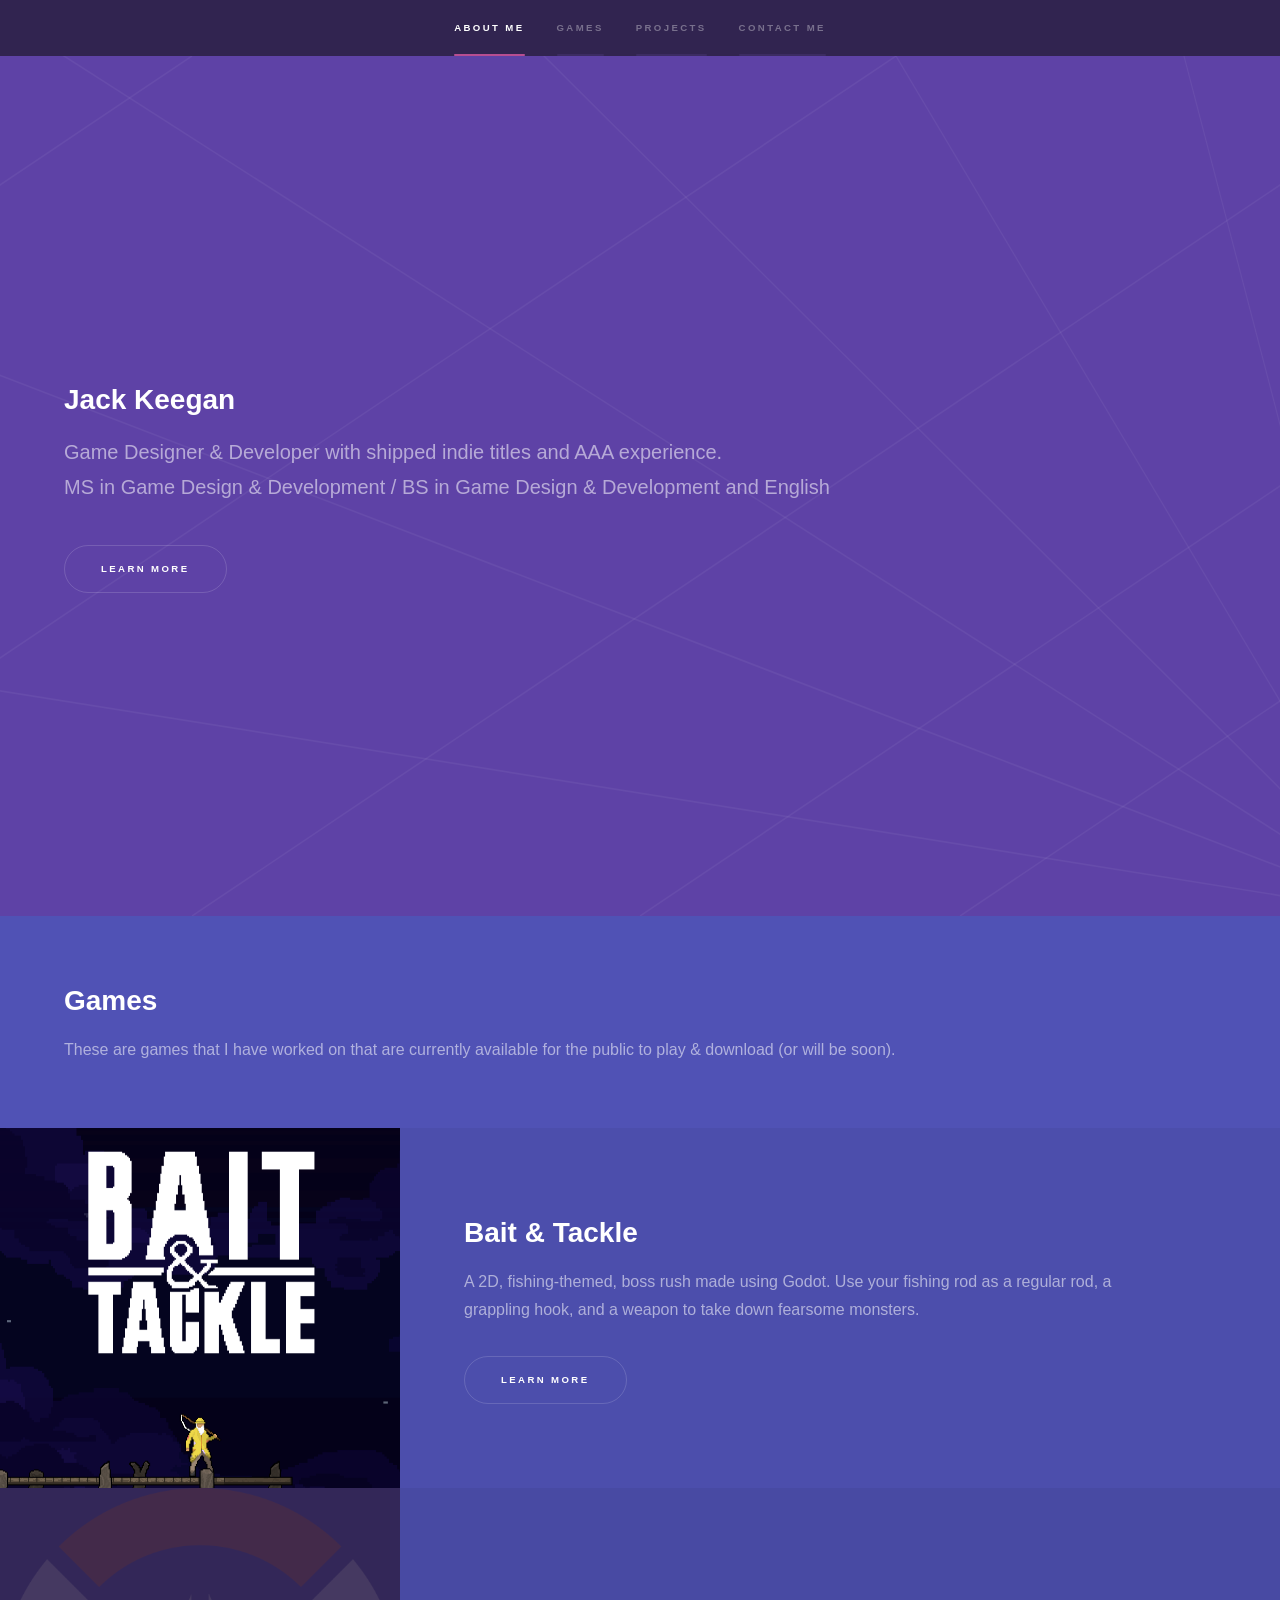
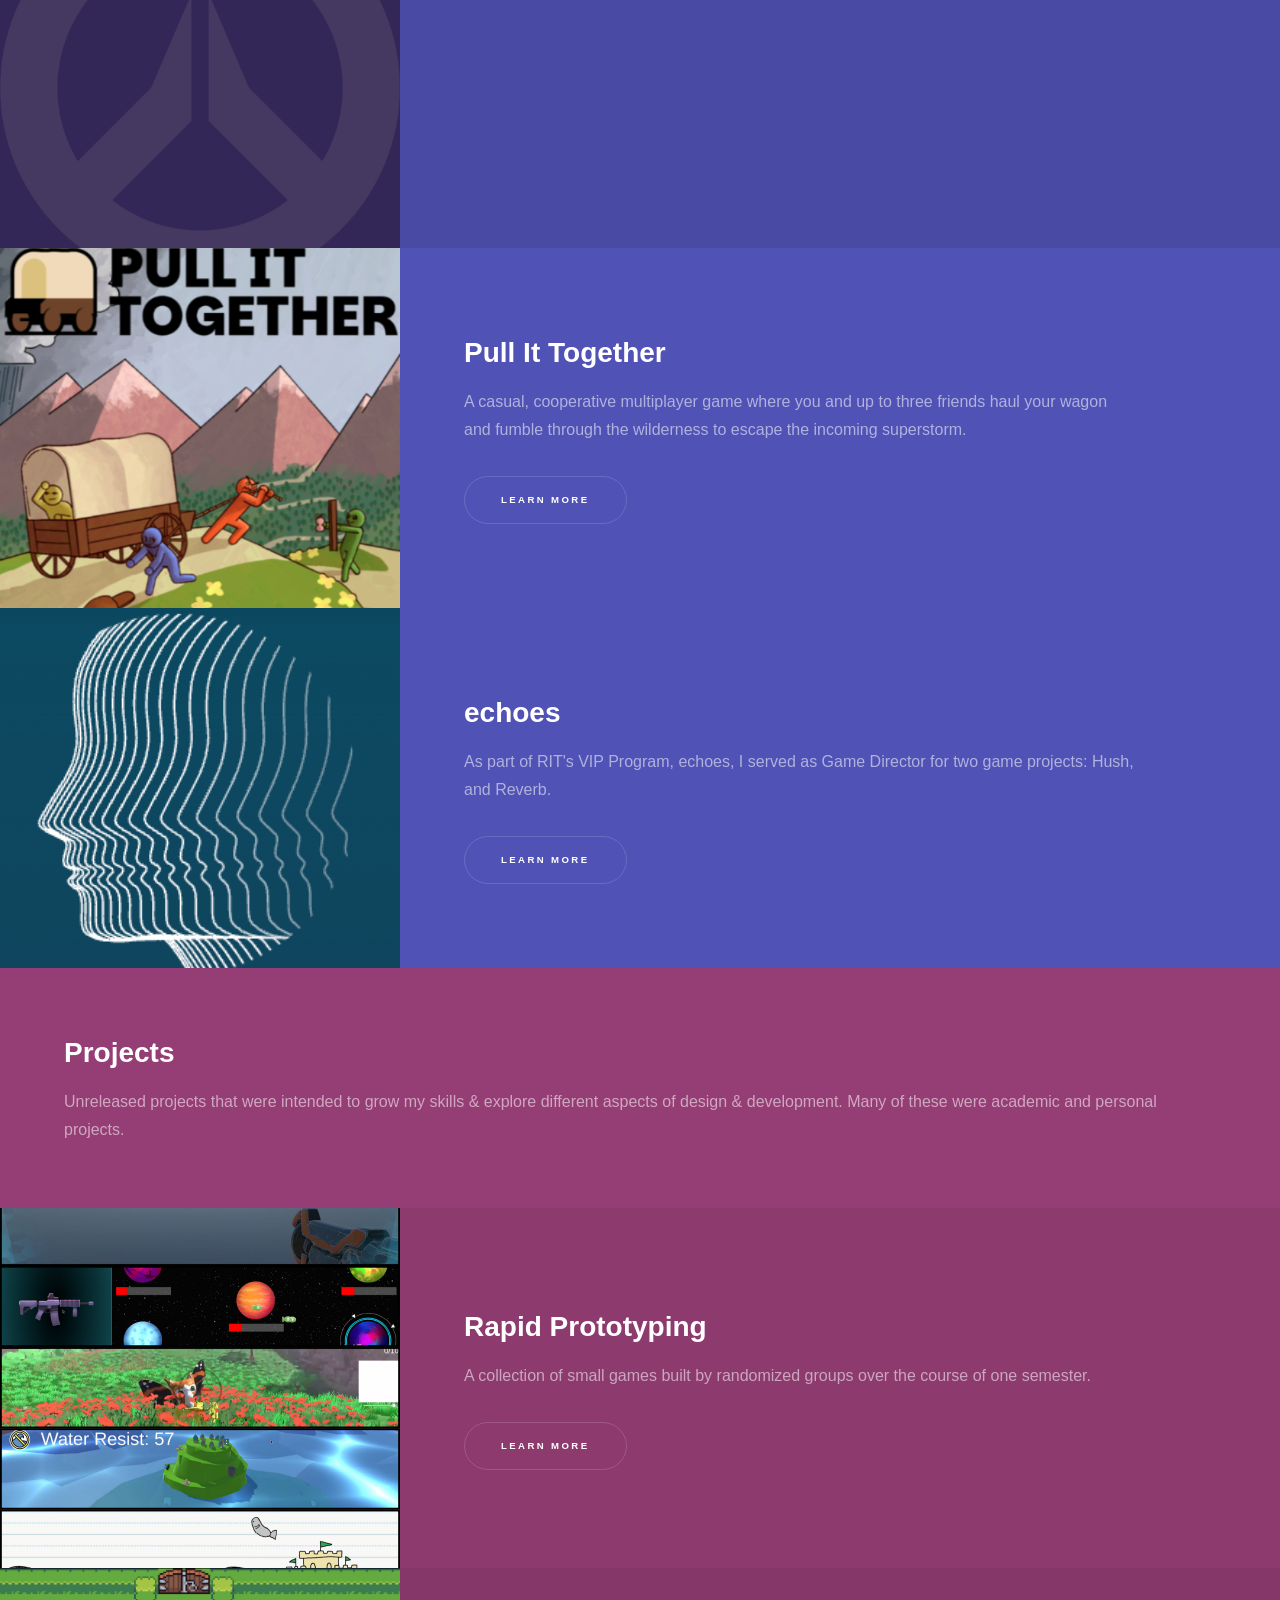
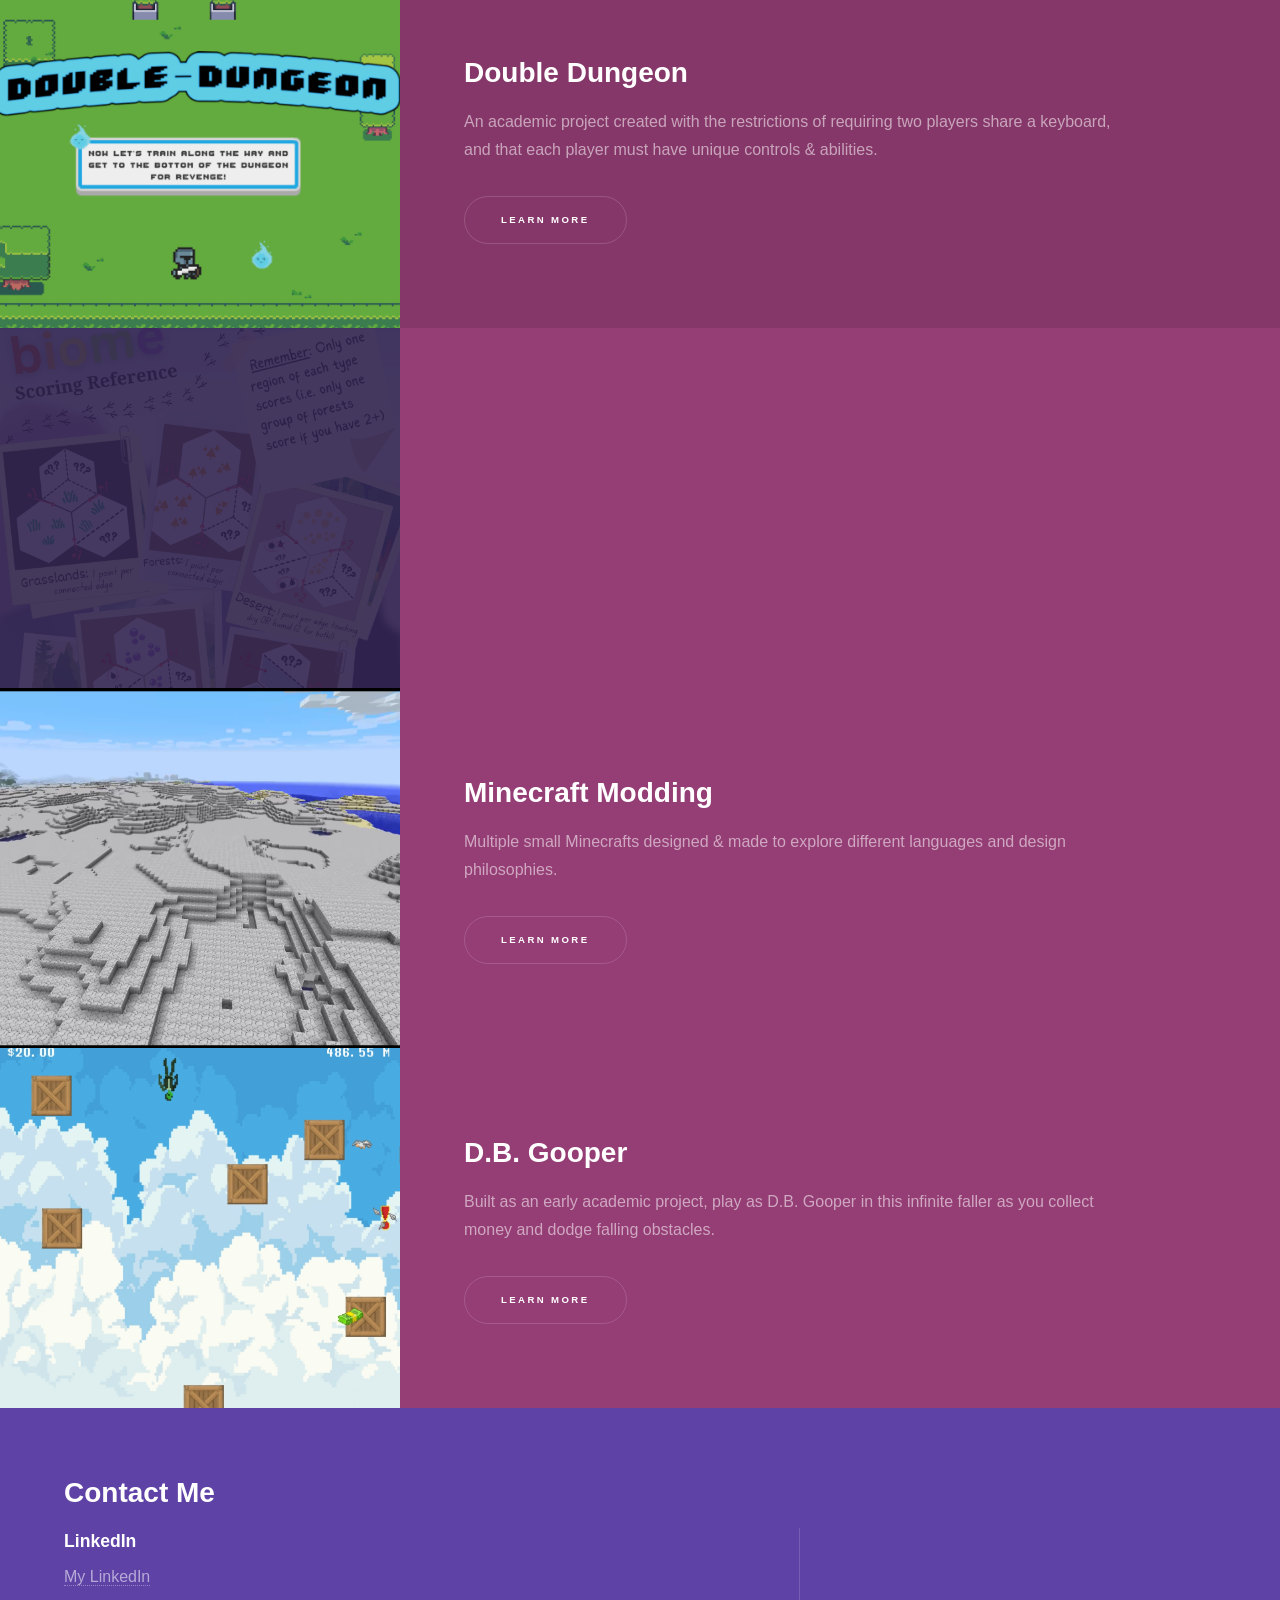
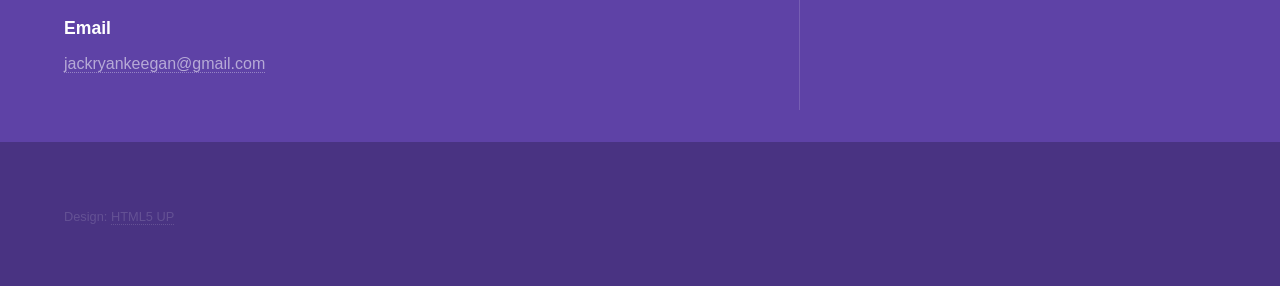
<file: index.html>
<!DOCTYPE HTML>
<!--
	Hyperspace by HTML5 UP
	html5up.net | @ajlkn
	Free for personal and commercial use under the CCA 3.0 license (html5up.net/license)
-->
<html>
	<head>
		<title>Jack Keegan's Portfolio</title>
		<meta charset="utf-8" />
		<meta name="viewport" content="width=device-width, initial-scale=1, user-scalable=no" />
		<link rel="stylesheet" href="assets/css/main.css" />
		<noscript><link rel="stylesheet" href="assets/css/noscript.css" /></noscript>
	</head>
	<body class="is-preload">

		<!-- Sidebar -->
			<section id="sidebar">
				<div class="inner">
					<nav>
						<ul>
							<li><a href="#intro">About Me</a></li>
							<li><a href="#one">Games</a></li>
							<li><a href="#two">Projects</a></li>
							<li><a href="#three">Contact Me</a></li>
						</ul>
					</nav>
				</div>
			</section>

		<!-- Wrapper -->
			<div id="wrapper">

				<!-- Intro -->
					<section id="intro" class="wrapper style1 fullscreen fade-up">
						<div class="inner">
							<h2>Jack Keegan</h2>
							<p>Game Designer & Developer with shipped indie titles and AAA experience.<br />
							MS in Game Design & Development / BS in Game Design & Development and English</p>
							<ul class="actions">
								<li><a href="#one" class="button scrolly">Learn more</a></li>
							</ul>
						</div>
					</section>

				<!-- One -->
					<section id="one" class="wrapper style2 spotlights">
						<div class="inner">
							<h2>Games</h2>
							<p>These are games that I have worked on that are currently available for the public to play & download (or will be soon).</p>
						</div>
							<section>
								<a href="bait&tacklepage.html" class="image"><img src="images/b&tLogo.png" alt="" data-position="center center" /></a>
								<div class="content">
									<div class="inner">
										<h2>Bait & Tackle</h2>
										<p>A 2D, fishing-themed, boss rush made using Godot. Use your fishing rod as a regular rod, a grappling hook, and a weapon to take down fearsome monsters.</p>
										<ul class="actions">
											<li><a href="bait&tacklepage.html" class="button">Learn more</a></li>
										</ul>
									</div>
								</div>
							</section>
							<section>
								<a href="overwatchinternshippage.html" class="image"><img src="images/Overwatch_Primary_DKBKGD.png" alt="" data-position="top center" /></a>
								<div class="content">
									<div class="inner">
										<h2>Overwatch</h2>
										<p>Overwatch Hero Design Internship Work: Summer 2025.</p>
										<ul class="actions">
											<li><a href="overwatchinternshippage.html" class="button">Learn more</a></li>
										</ul>
									</div>
								</div>
							</section>
							<section>
								<a href="pullittogetherpage.html" class="image"><img src="images/pit.png" alt="" data-position="25% 25%" /></a>
								<div class="content">
									<div class="inner">
										<h2>Pull It Together</h2>
										<p>
											A casual, cooperative multiplayer game where you and up to three friends haul your wagon and fumble through the wilderness to escape
											the incoming superstorm.
										</p>
										<ul class="actions">
											<li><a href="pullittogetherpage.html" class="button">Learn more</a></li>
										</ul>
									</div>
								</div>
							</section>
							<section>
								<a href="echoespage.html" class="image"><img src="images/ripple_face.png" alt="" data-position="25% 25%" /></a>
								<div class="content">
									<div class="inner">
										<h2>echoes</h2>
										<p>
											As part of RIT's VIP Program, echoes, I served as Game Director for two game projects: Hush, and Reverb.
										</p>
										<ul class="actions">
											<li><a href="echoespage.html" class="button">Learn more</a></li>
										</ul>
									</div>
								</div>
							</section>
					</section>

				<!-- Two -->

				<section id="two" class="wrapper style2 spotlights">
						<div class="inner">
							<h2>Projects</h2>
							<p>Unreleased projects that were intended to grow my skills & explore different aspects of design & development. Many of these were academic and personal projects.</p>
							</div>
							<section>
								<a href="rapidprototypingpage.html" class="image"><img src="images/rapidprototypingpic.png" alt="" data-position="center center" /></a>
								<div class="content">
									<div class="inner">
										<h2>Rapid Prototyping</h2>
										<p>A collection of small games built by randomized groups over the course of one semester.</p>
										<ul class="actions">
											<li><a href="rapidprototypingpage.html" class="button">Learn more</a></li>
										</ul>
									</div>
								</div>
							</section>
							<section>
								<a href="doubledungeonpage.html" class="image"><img src="images/doubledungeontitle.png" alt="" data-position="center center" /></a>
								<div class="content">
									<div class="inner">
										<h2>Double Dungeon</h2>
									<p>An academic project created with the restrictions of requiring two players share a keyboard, and that each player must have unique controls & abilities.</p>
										<ul class="actions">
											<li><a href="doubledungeonpage.html" class="button">Learn more</a></li>
										</ul>
									</div>
								</div>
							</section>
							<section>
								<a href="analoggamespage.html" class="image"><img src="images/biomemain.png" alt="" data-position="center center" /></a>
								<div class="content">
									<div class="inner">
										<h2>Analog Games</h2>
										<p>A collection of three analog games, each of which I served as a gameplay designer on: Biome, Commander(s), and Fat Bass</p>
										<ul class="actions">
											<li><a href="analoggamespage.html" class="button">Learn more</a></li>
										</ul>
									</div>
								</div>
							</section>
							<section>
								<a href="minecraftmoddingpage.html" class="image"><img src="images/modscreenshot.png" alt="" data-position="center center" /></a>
								<div class="content">
									<div class="inner">
										<h2>Minecraft Modding</h2>
										<p>Multiple small Minecrafts designed & made to explore different languages and design philosophies.</p>
										<ul class="actions">
											<li><a href="minecraftmoddingpage.html" class="button">Learn more</a></li>
										</ul>
									</div>
								</div>
							</section>
							<section>
								<a href="dbgooperpage.html" class="image"><img src="images/DBGooperFall.png" alt="" data-position="center center" /></a>
								<div class="content">
									<div class="inner">
										<h2>D.B. Gooper</h2>
										<p>Built as an early academic project, play as D.B. Gooper in this infinite faller as you collect money and dodge falling obstacles.</p>
										<ul class="actions">
											<li><a href="dbgooperpage.html" class="button">Learn more</a></li>
										</ul>
									</div>
								</div>
							</section>
							
					</section>

				<!-- Three -->
					<section id="three" class="wrapper style1 fade-up">
						<div class="inner">
							<h2>Contact Me</h2>
							<div class="split style1">
								
								<section>
									<ul class="contact">
										<li>
											<h3>LinkedIn</h3>
											<a href="https://www.linkedin.com/in/jack-keegan-29707321b/">My LinkedIn</a>
										</li>
										<li>
											<h3>Email</h3>
											<a href="mailto:jackryankeegan@gmail.com">jackryankeegan@gmail.com</a>
										</li>										
									</ul>
								</section>
							</div>
						</div>
					</section>

			</div>

		<!-- Footer -->
			<footer id="footer" class="wrapper style1-alt">
				<div class="inner">
					<ul class="menu">
						<li>Design: <a href="http://html5up.net">HTML5 UP</a></li>
					</ul>
				</div>
			</footer>

		<!-- Scripts -->
			<script src="assets/js/jquery.min.js"></script>
			<script src="assets/js/jquery.scrollex.min.js"></script>
			<script src="assets/js/jquery.scrolly.min.js"></script>
			<script src="assets/js/browser.min.js"></script>
			<script src="assets/js/breakpoints.min.js"></script>
			<script src="assets/js/util.js"></script>
			<script src="assets/js/main.js"></script>

	</body>
</html>
</file>
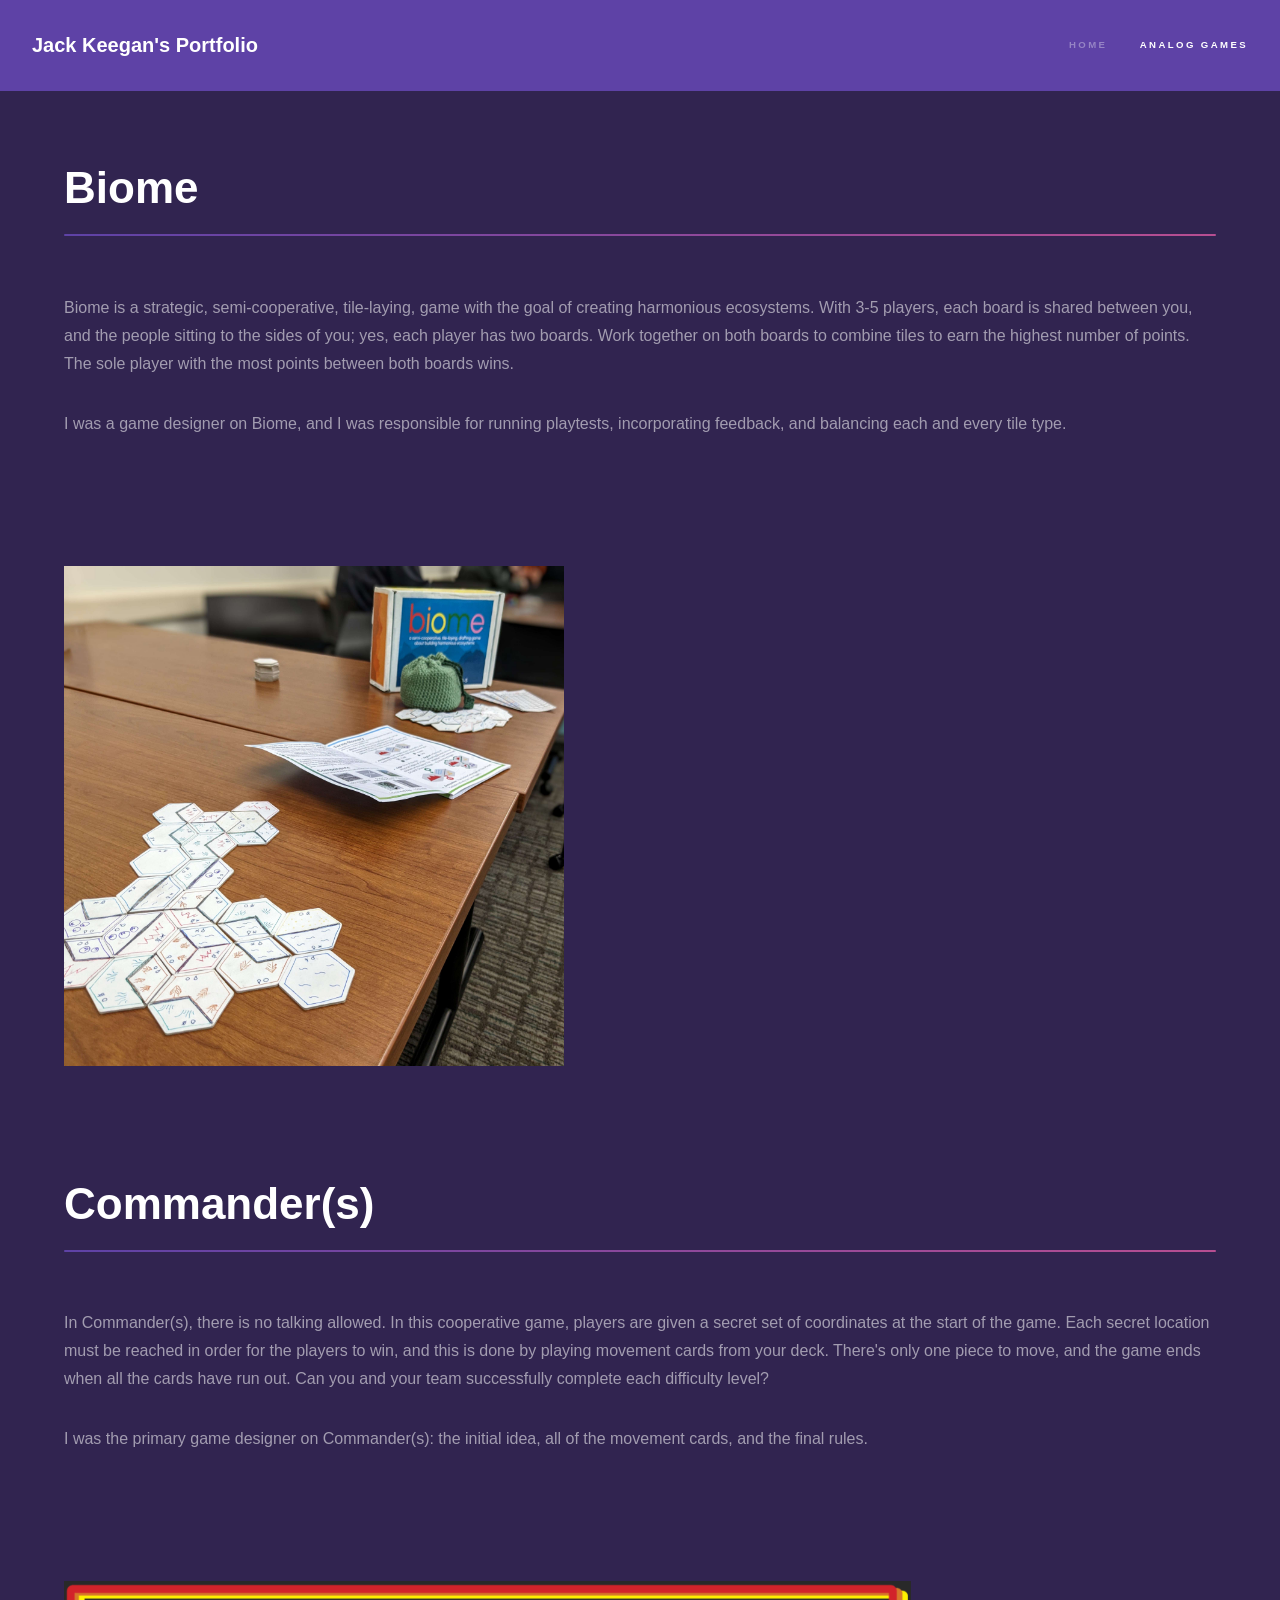
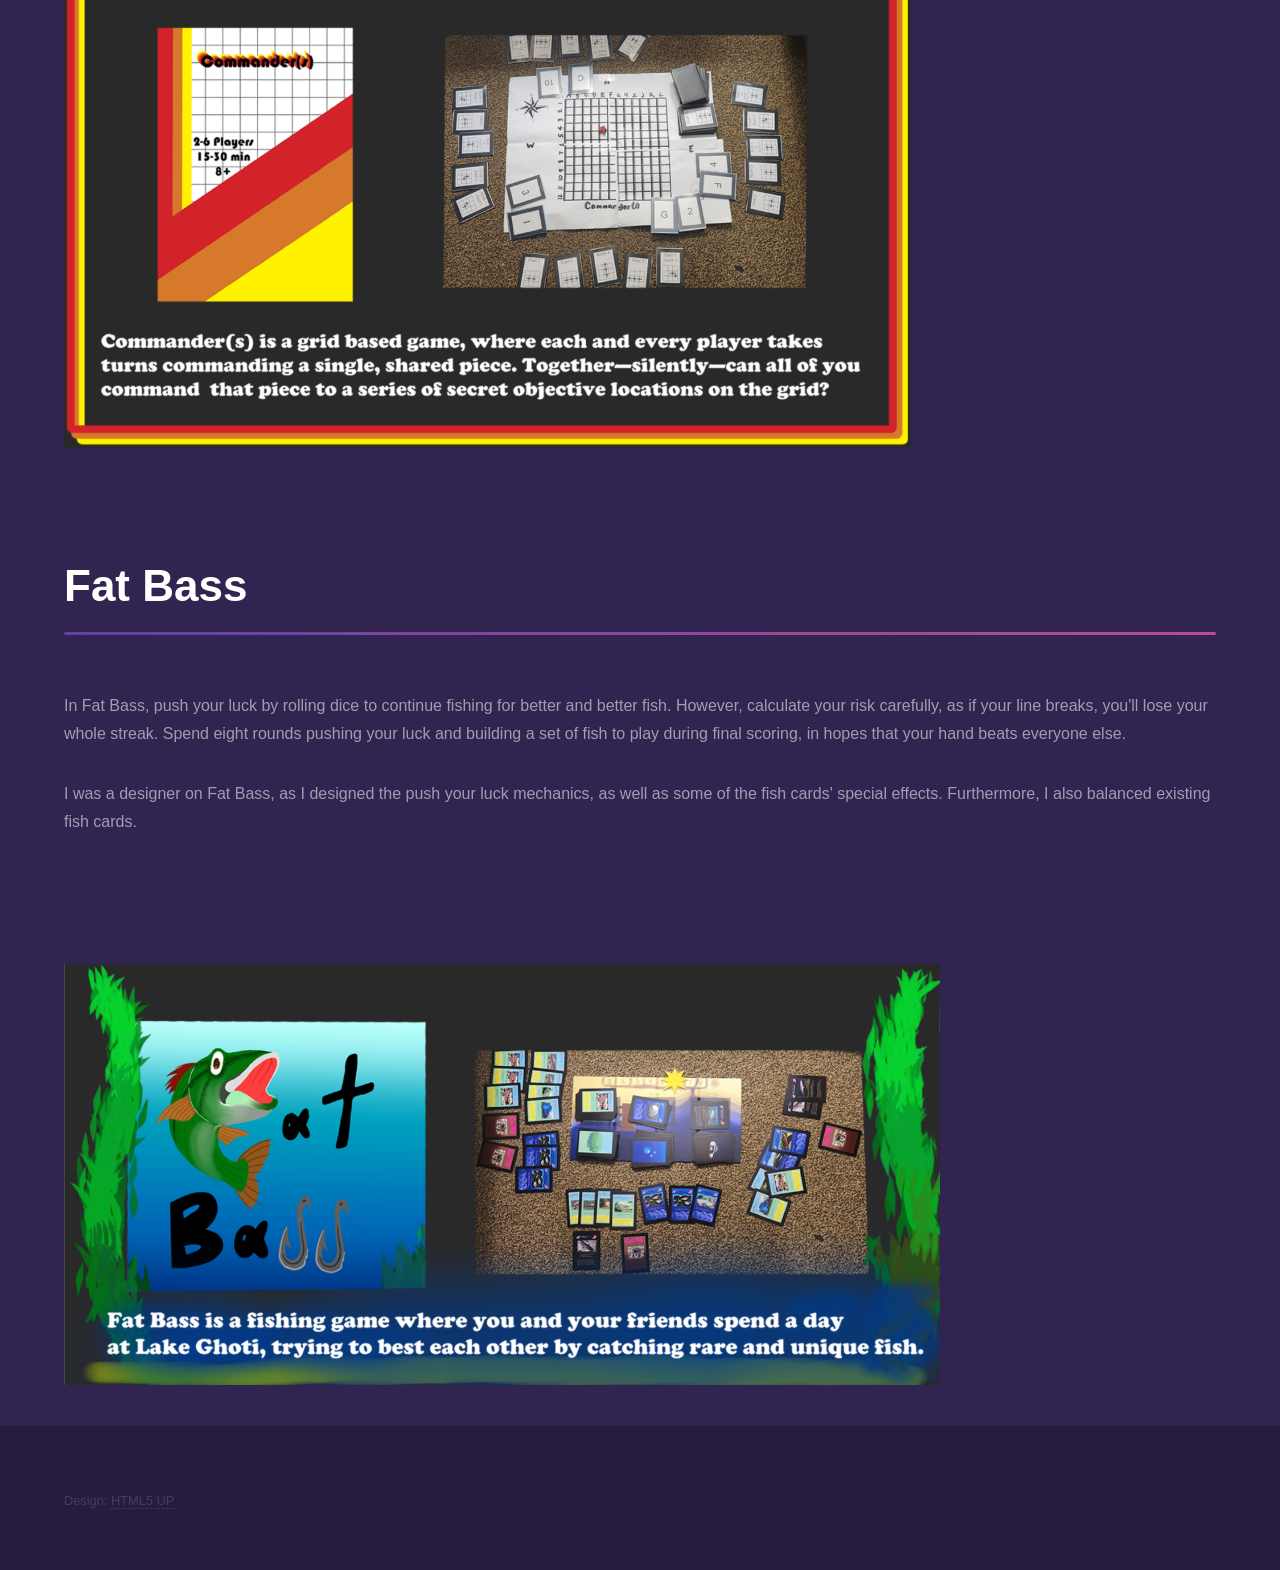
<file: analoggamespage.html>
<!DOCTYPE HTML>
<!--
	Hyperspace by HTML5 UP
	html5up.net | @ajlkn
	Free for personal and commercial use under the CCA 3.0 license (html5up.net/license)
-->
<html>
	<head>
		<title>Analog Games - Jack Keegan's Portfolio</title>
		<meta charset="utf-8" />
		<meta name="viewport" content="width=device-width, initial-scale=1, user-scalable=no" />
		<link rel="stylesheet" href="assets/css/main.css" />
		<noscript><link rel="stylesheet" href="assets/css/noscript.css" /></noscript>
	</head>
	<body class="is-preload">

		<!-- Header -->
			<header id="header">
				<a href="index.html" class="title">Jack Keegan's Portfolio</a>
				<nav>
					<ul>
						<li><a href="index.html">Home</a></li>
						<li><a href="generic.html" class="active">Analog Games</a></li>
					</ul>
				</nav>
			</header>

		<!-- Wrapper -->
			<div id="wrapper">

				<!-- Biome -->
				<section id="main" class="wrapper">
					<div class="inner">
						<h1 class="major">Biome</h1>
						<p>Biome is a strategic, semi-cooperative, tile-laying, game with the goal of creating harmonious ecosystems. With 3-5 players, each board is shared between
							you, and the people sitting to the sides of you; yes, each player has two boards. Work together on both boards to combine tiles to earn the 
							highest number of points. The sole player with the most points between both boards wins. 
						</p>
						<p>I was a game designer on Biome, and I was responsible for running playtests, incorporating feedback, and balancing each and every tile type.
						</p>
					</div>
				</section>
				<section id="main" class="wrapper">
					<div class="inner">
						<span class=""><img src="images/biomeInPlay.jpg" alt="" width="500" height="500"/></span>
					</div>
				</section>

				<!-- Commander(s) -->
				<section id="main" class="wrapper">
					<div class="inner">
						<h1 class="major">Commander(s)</h1>
						<p>In Commander(s), there is no talking allowed. In this cooperative game, players are given a secret set of coordinates at the start of the game.
							Each secret location must be reached in order for the players to win, and this is done by playing movement cards from your deck. There's only one 
							piece to move, and the game ends when all the cards have run out. Can you and your team successfully complete each difficulty level?
						</p>
						<p>I was the primary game designer on Commander(s): the initial idea, all of the movement cards, and the final rules.
						</p>
					</div>
				</section>
				<section id="main" class="wrapper">
					<div class="inner">
						<span class=""><img src="images/commander(s)overview.png" alt=""/></span>
					</div>
				</section>

				<!-- Commander(s) -->
				<section id="main" class="wrapper">
					<div class="inner">
						<h1 class="major">Fat Bass</h1>
						<p>In Fat Bass, push your luck by rolling dice to continue fishing for better and better fish. However, calculate your risk carefully, as if your line
							breaks, you'll lose your whole streak. Spend eight rounds pushing your luck and building a set of fish to play during final scoring, in hopes that your
							hand beats everyone else.
						</p>
						<p>I was a designer on Fat Bass, as I designed the push your luck mechanics, as well as some of the fish cards' special effects. Furthermore, I also
							balanced existing fish cards.
						</p>
					</div>
				</section>
				<section id="main" class="wrapper">
					<div class="inner">
						<span class=""><img src="images/fatbassoverview.png" alt=""/></span>
					</div>
				</section>
			</div>

		<!-- Footer -->
			<footer id="footer" class="wrapper alt">
				<div class="inner">
					<ul class="menu">
						<li>Design: <a href="http://html5up.net">HTML5 UP</a></li>
					</ul>
				</div>
			</footer>

		<!-- Scripts -->
			<script src="assets/js/jquery.min.js"></script>
			<script src="assets/js/jquery.scrollex.min.js"></script>
			<script src="assets/js/jquery.scrolly.min.js"></script>
			<script src="assets/js/browser.min.js"></script>
			<script src="assets/js/breakpoints.min.js"></script>
			<script src="assets/js/util.js"></script>
			<script src="assets/js/main.js"></script>

	</body>
</html>
</file>
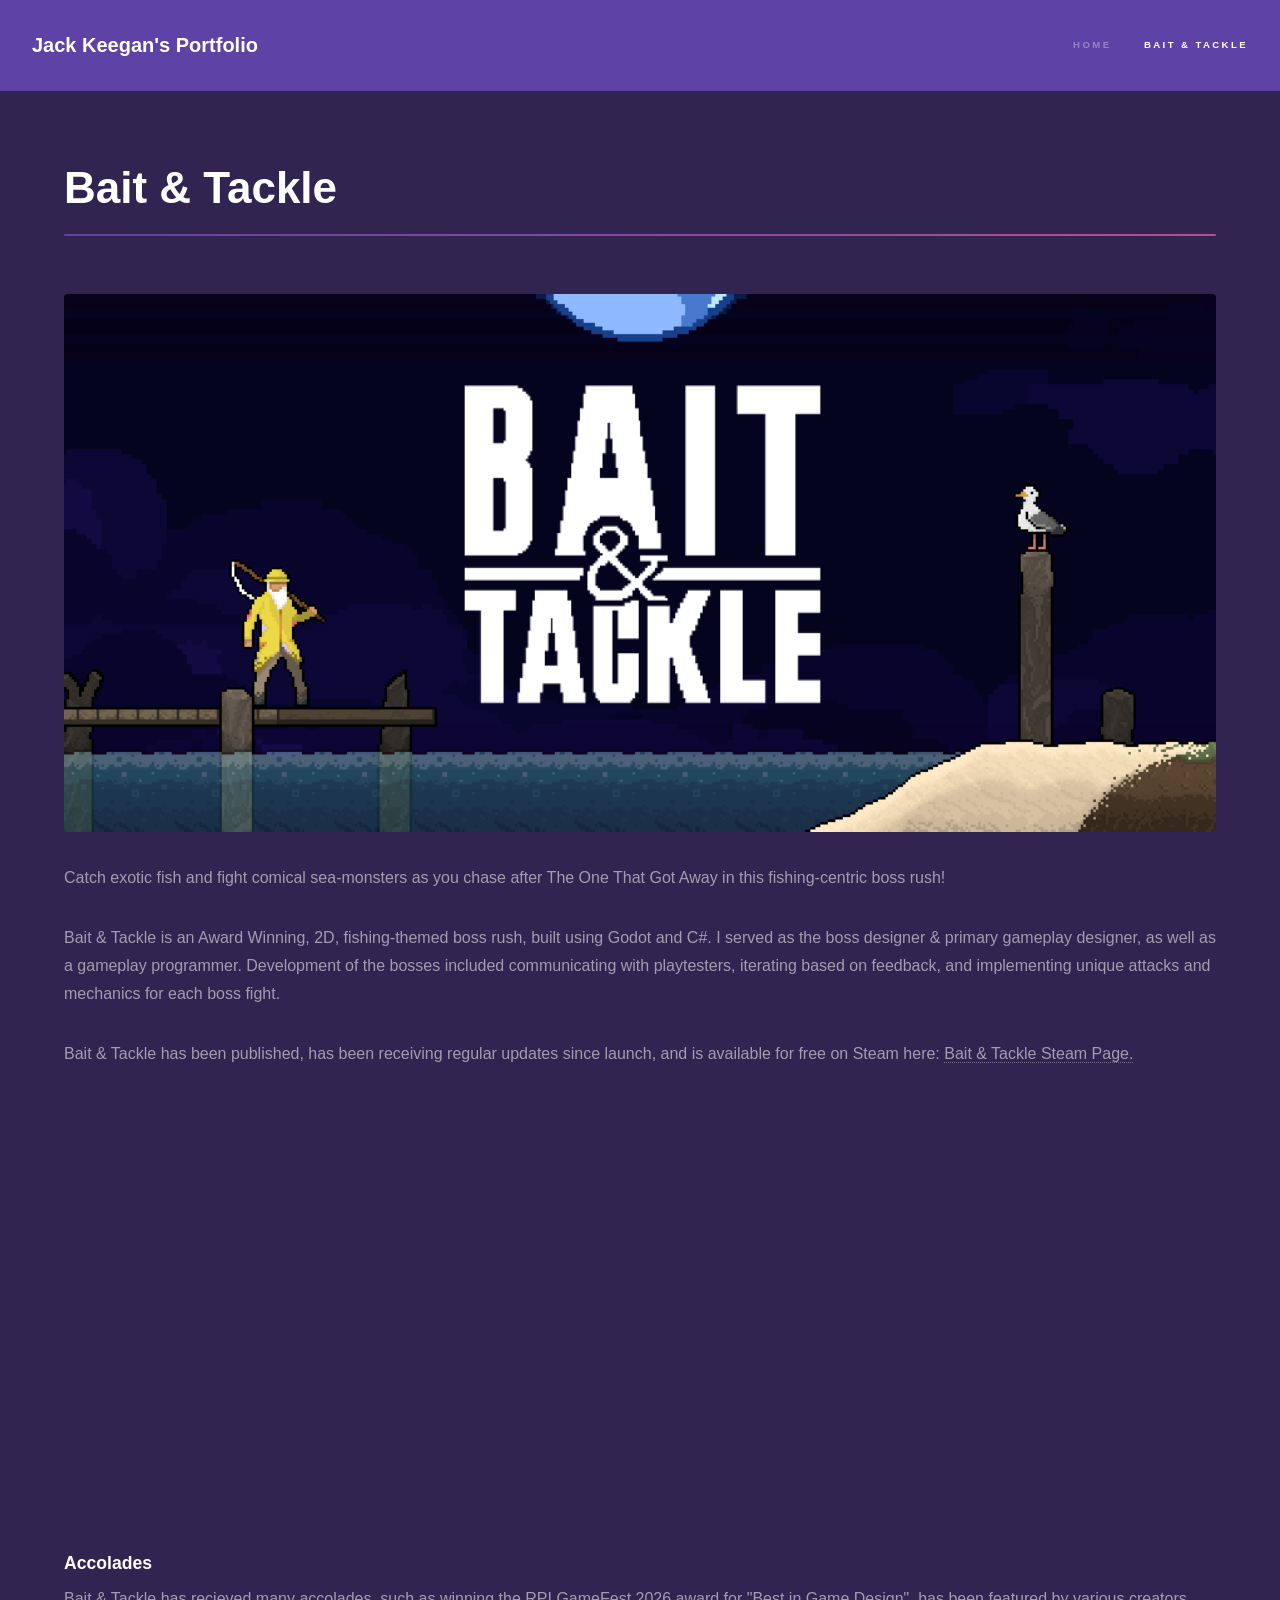
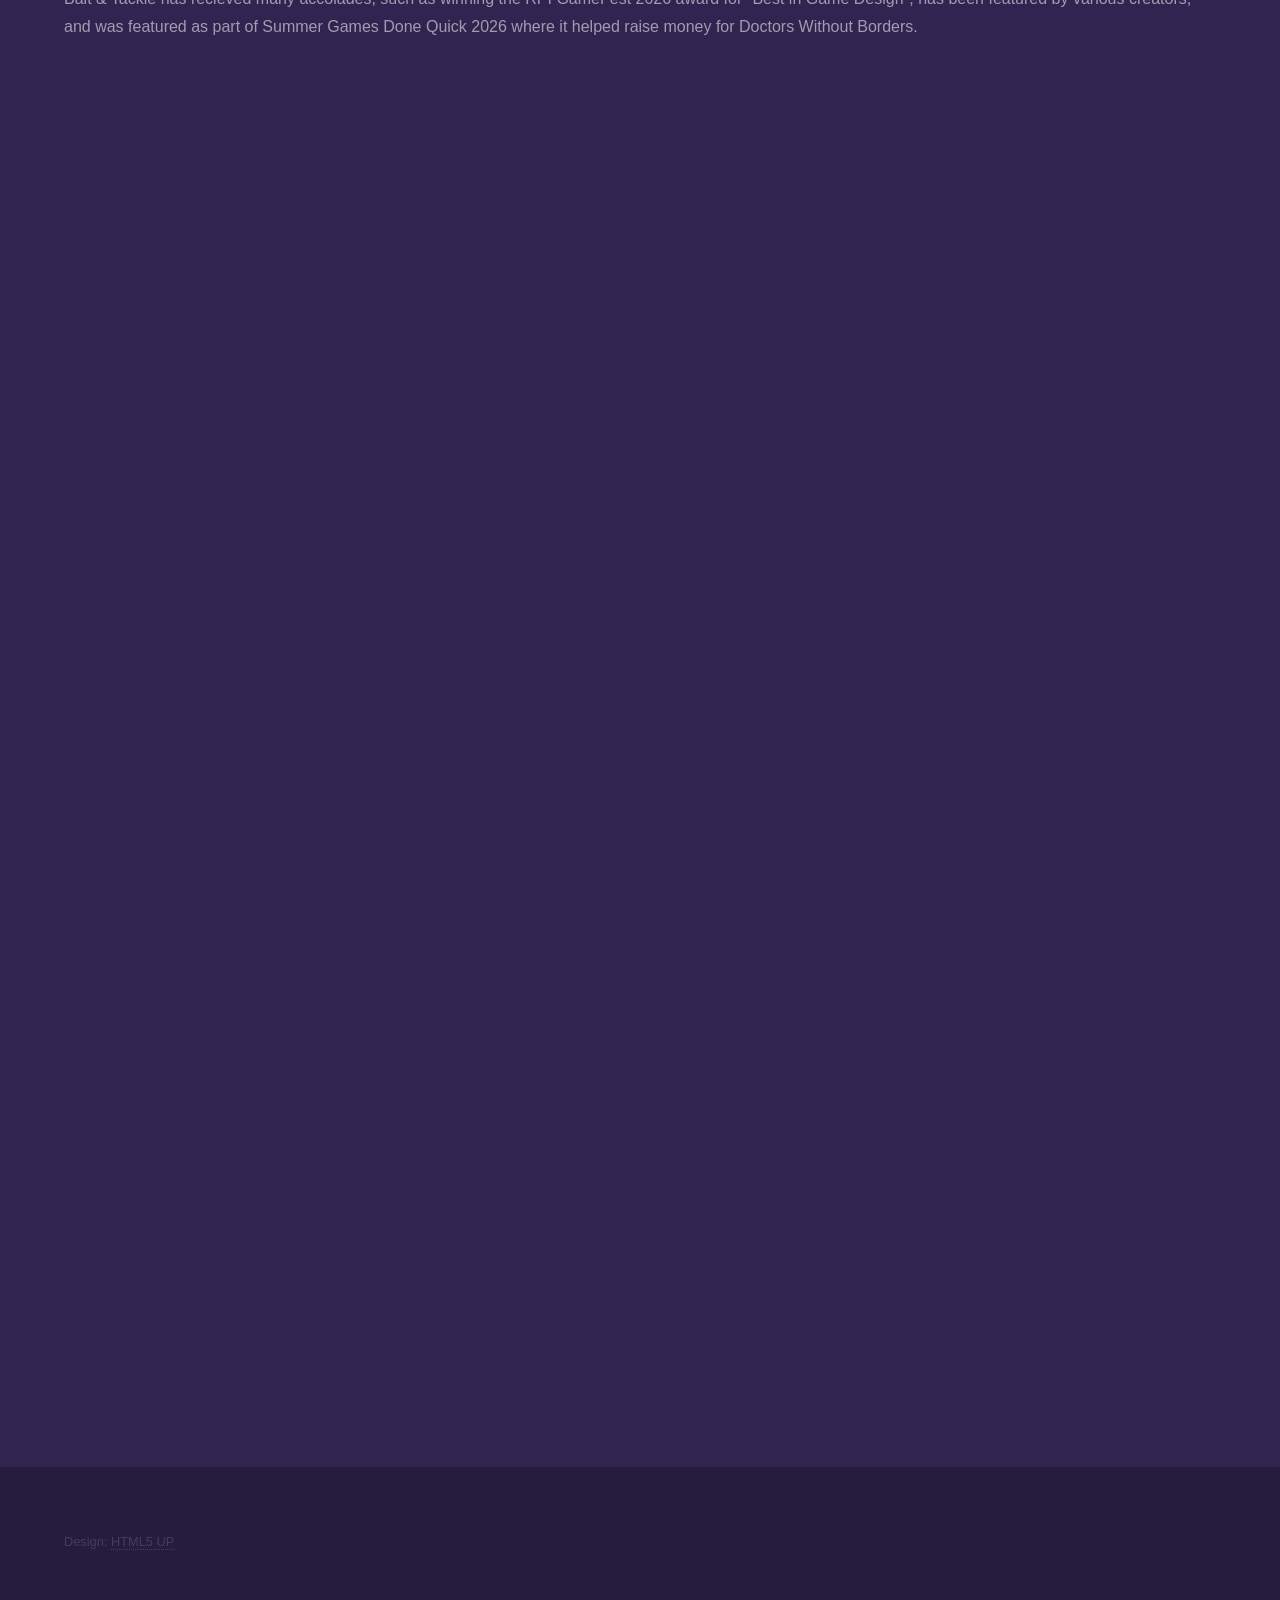
<file: bait&tacklepage.html>
<!DOCTYPE HTML>
<!--
	Hyperspace by HTML5 UP
	html5up.net | @ajlkn
	Free for personal and commercial use under the CCA 3.0 license (html5up.net/license)
-->
<html>
	<head>
		<title>Bait & Tackle - Jack Keegan's Portfolio</title>
		<meta charset="utf-8" />
		<meta name="viewport" content="width=device-width, initial-scale=1, user-scalable=no" />
		<link rel="stylesheet" href="assets/css/main.css" />
		<noscript><link rel="stylesheet" href="assets/css/noscript.css" /></noscript>
	</head>
	<body class="is-preload">

		<!-- Header -->
			<header id="header">
				<a href="index.html" class="title">Jack Keegan's Portfolio</a>
				<nav>
					<ul>
						<li><a href="index.html">Home</a></li>
						<li><a href="generic.html" class="active">Bait & Tackle</a></li>
					</ul>
				</nav>
			</header>

		<!-- Wrapper -->
			<div id="wrapper">

				<!-- Main -->
				<section id="main" class="wrapper">
					<div class="inner">
						<h1 class="major">Bait & Tackle</h1>
						<span class="image fit"><img src="images/b&theader.png" alt="" /></span>
						<p>Catch exotic fish and fight comical sea-monsters as you chase after The One That Got Away in this fishing-centric boss rush!</p>
						<p>
							Bait & Tackle is an Award Winning, 2D, fishing-themed boss rush, built using Godot and C#. I served as the boss designer & primary gameplay designer, as well as a gameplay programmer.
							Development of the bosses included communicating with playtesters, iterating based on feedback, and implementing unique attacks and mechanics for each boss fight.
						</p>
						<p>Bait & Tackle has been published, has been receiving regular updates since launch, and is available for free on Steam here: <a href="https://store.steampowered.com/app/3529390/Bait__Tackle/">Bait & Tackle Steam Page.</a></p>
					</div>
				</section>
				<section id="main" class="center">
					<iframe width="630" height="354"
							src="https://www.youtube.com/embed/rxE0HdXSmFw">
					</iframe>
				</section>
				
				<section id="main" class="wrapper">
					<div class="inner">
						<h3 class="major">Accolades</h3>
						<p>Bait & Tackle has recieved many accolades, such as winning the RPI GameFest 2026 award for "Best in Game Design", 
							has been featured by various creators, and was featured as part of Summer Games Done Quick 2026 where it helped raise money for Doctors Without Borders.</p>
					</div>
				</section>
				<section id="main" class="center">
					<iframe width="630" height="354"
							src="https://www.youtube.com/embed/xO2V210-0hE?start=752">
					</iframe>
				</section>
				<section id="main" class="center">
					<iframe width="630" height="100">
					</iframe>
				</section>
				<section id="main" class="center">
					<iframe width="630" height="354"
							src="https://www.youtube.com/embed/PUP5xasXEH4">
					</iframe>
				</section>
				<section id="main" class="center">
					<iframe width="630" height="100">
					</iframe>
				</section>
				<section id="main" class="center">
					<iframe width="630" height="354"
							src="https://www.youtube.com/embed/dsN6xA-bW_k?start=190">
					</iframe>
				</section>
				<section id="main" class="center">
					<iframe width="630" height="100">
					</iframe>
				</section>
			</div>

		<!-- Footer -->
			<footer id="footer" class="wrapper alt">
				<div class="inner">
					<ul class="menu">
						<li>Design: <a href="http://html5up.net">HTML5 UP</a></li>
					</ul>
				</div>
			</footer>

		<!-- Scripts -->
			<script src="assets/js/jquery.min.js"></script>
			<script src="assets/js/jquery.scrollex.min.js"></script>
			<script src="assets/js/jquery.scrolly.min.js"></script>
			<script src="assets/js/browser.min.js"></script>
			<script src="assets/js/breakpoints.min.js"></script>
			<script src="assets/js/util.js"></script>
			<script src="assets/js/main.js"></script>

	</body>
</html>
</file>
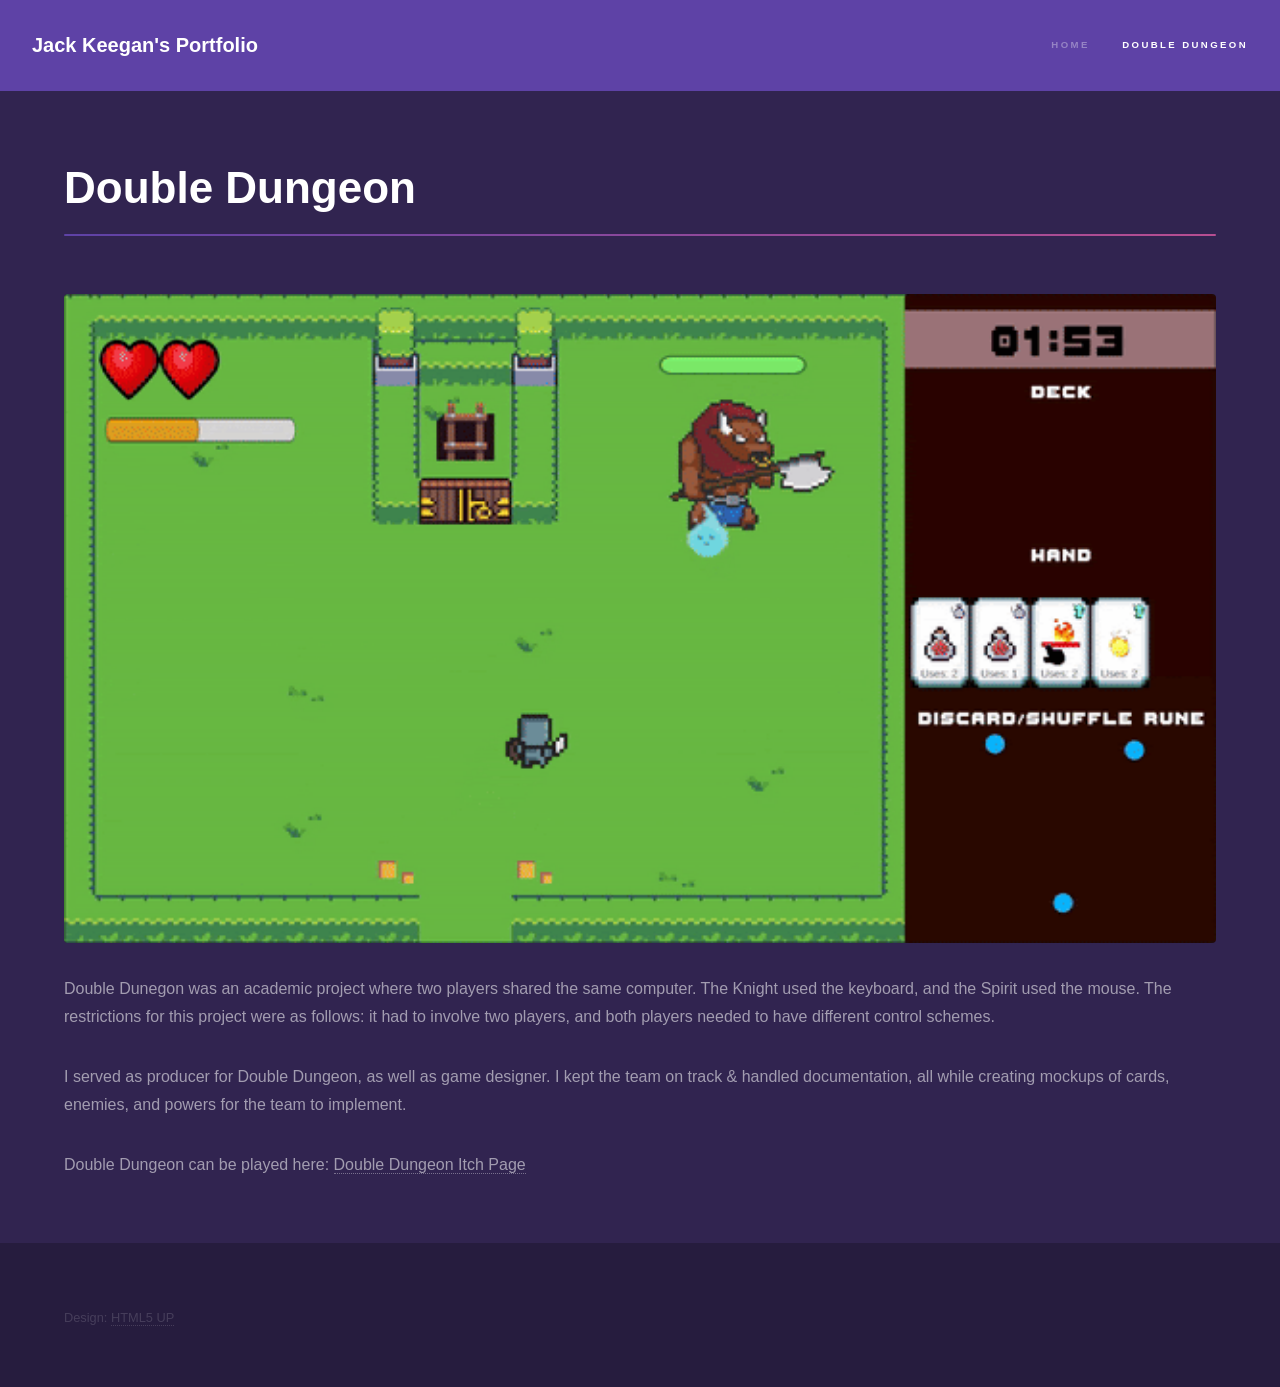
<file: doubledungeonpage.html>
<!DOCTYPE HTML>
<!--
	Hyperspace by HTML5 UP
	html5up.net | @ajlkn
	Free for personal and commercial use under the CCA 3.0 license (html5up.net/license)
-->
<html>
	<head>
		<title>Double Dungeon - Jack Keegan's Portfolio</title>
		<meta charset="utf-8" />
		<meta name="viewport" content="width=device-width, initial-scale=1, user-scalable=no" />
		<link rel="stylesheet" href="assets/css/main.css" />
		<noscript><link rel="stylesheet" href="assets/css/noscript.css" /></noscript>
	</head>
	<body class="is-preload">

		<!-- Header -->
			<header id="header">
				<a href="index.html" class="title">Jack Keegan's Portfolio</a>
				<nav>
					<ul>
						<li><a href="index.html">Home</a></li>
						<li><a href="generic.html" class="active">Double Dungeon</a></li>
					</ul>
				</nav>
			</header>

		<!-- Wrapper -->
			<div id="wrapper">

				<!-- Main -->
				<section id="main" class="wrapper">
					<div class="inner">
						<h1 class="major">Double Dungeon</h1>
						<span class="image fit"><img src="images/doubledungeonmain.gif" alt="" /></span>
						<p>Double Dunegon was an academic project where two players shared the same computer. The Knight used the keyboard, and the Spirit used
							the mouse. The restrictions for this project were as follows: it had to involve two players, and both players needed to have different
							control schemes.
						</p>
						<p>
							I served as producer for Double Dungeon, as well as game designer. I kept the team on track & handled documentation, all while creating
							mockups of cards, enemies, and powers for the team to implement.
						</p>
						<p>Double Dungeon can be played here: <a href="https://sleop-deprivation.itch.io/double-dungeon">Double Dungeon Itch Page</a></p>
					</div>
				</section>
				
			</div>


		<!-- Footer -->
			<footer id="footer" class="wrapper alt">
				<div class="inner">
					<ul class="menu">
						<li>Design: <a href="http://html5up.net">HTML5 UP</a></li>
					</ul>
				</div>
			</footer>

		<!-- Scripts -->
			<script src="assets/js/jquery.min.js"></script>
			<script src="assets/js/jquery.scrollex.min.js"></script>
			<script src="assets/js/jquery.scrolly.min.js"></script>
			<script src="assets/js/browser.min.js"></script>
			<script src="assets/js/breakpoints.min.js"></script>
			<script src="assets/js/util.js"></script>
			<script src="assets/js/main.js"></script>

	</body>
</html>
</file>
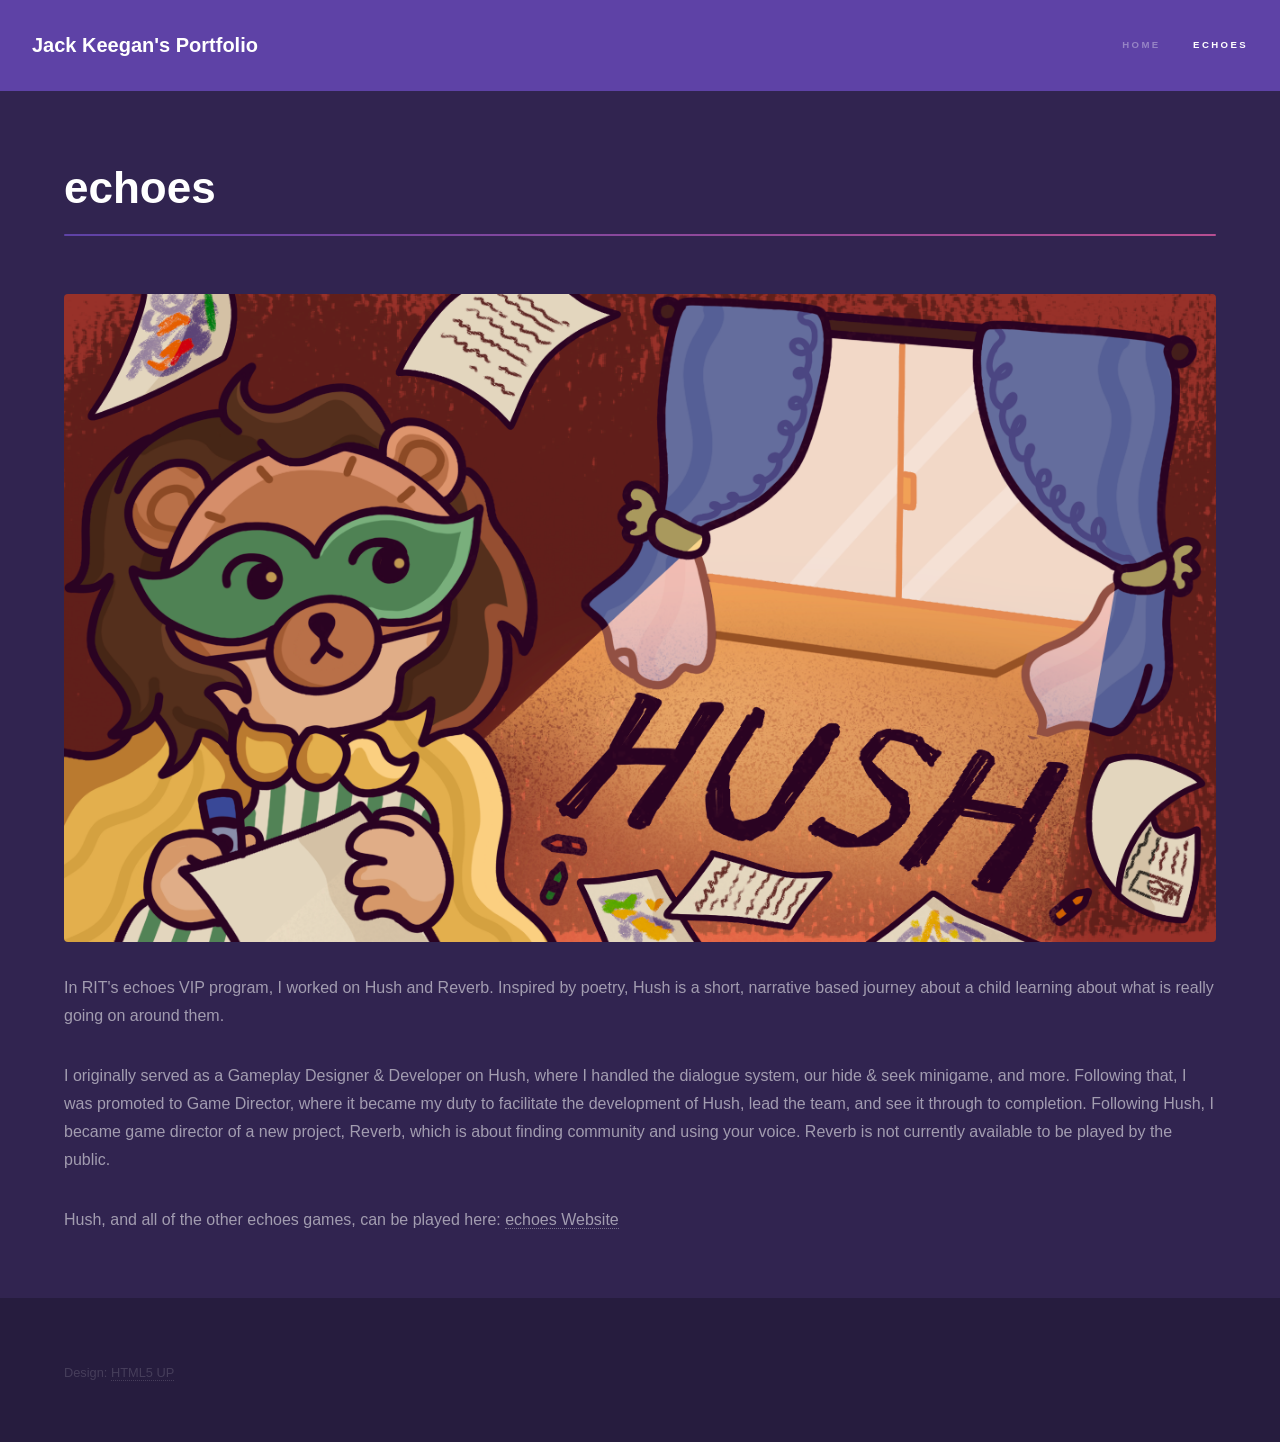
<file: echoespage.html>
<!DOCTYPE HTML>
<!--
	Hyperspace by HTML5 UP
	html5up.net | @ajlkn
	Free for personal and commercial use under the CCA 3.0 license (html5up.net/license)
-->
<html>
	<head>
		<title>echoes - Jack Keegan's Portfolio</title>
		<meta charset="utf-8" />
		<meta name="viewport" content="width=device-width, initial-scale=1, user-scalable=no" />
		<link rel="stylesheet" href="assets/css/main.css" />
		<noscript><link rel="stylesheet" href="assets/css/noscript.css" /></noscript>
	</head>
	<body class="is-preload">

		<!-- Header -->
			<header id="header">
				<a href="index.html" class="title">Jack Keegan's Portfolio</a>
				<nav>
					<ul>
						<li><a href="index.html">Home</a></li>
						<li><a href="generic.html" class="active">echoes</a></li>
					</ul>
				</nav>
			</header>

		<!-- Wrapper -->
			<div id="wrapper">

				<!-- Main -->
				<section id="main" class="wrapper">
					<div class="inner">
						<h1 class="major">echoes</h1>
						<span class="image fit"><img src="images/HushPromoArt.png" alt="" /></span>
						<p>In RIT's echoes VIP program, I worked on Hush and Reverb. Inspired by poetry, Hush is a short, narrative based journey about a child learning about what is really going on around them.</p>
						<p>
							I originally served as a Gameplay Designer & Developer on Hush, where I handled the dialogue system, our hide & seek minigame, and more. Following that, I was promoted to Game Director,
							where it became my duty to facilitate the development of Hush, lead the team, and see it through to completion. Following Hush, I became game director of a new project, Reverb, which is
							about finding community and using your voice. Reverb is not currently available to be played by the public.
						</p>
						<p>Hush, and all of the other echoes games, can be played here: <a href="https://www.echoes-vip.org/themes/paths-of-change/hush">echoes Website</a></p>
					</div>
				</section>
			</div>

		<!-- Footer -->
			<footer id="footer" class="wrapper alt">
				<div class="inner">
					<ul class="menu">
						<li>Design: <a href="http://html5up.net">HTML5 UP</a></li>
					</ul>
				</div>
			</footer>

		<!-- Scripts -->
			<script src="assets/js/jquery.min.js"></script>
			<script src="assets/js/jquery.scrollex.min.js"></script>
			<script src="assets/js/jquery.scrolly.min.js"></script>
			<script src="assets/js/browser.min.js"></script>
			<script src="assets/js/breakpoints.min.js"></script>
			<script src="assets/js/util.js"></script>
			<script src="assets/js/main.js"></script>

	</body>
</html>
</file>
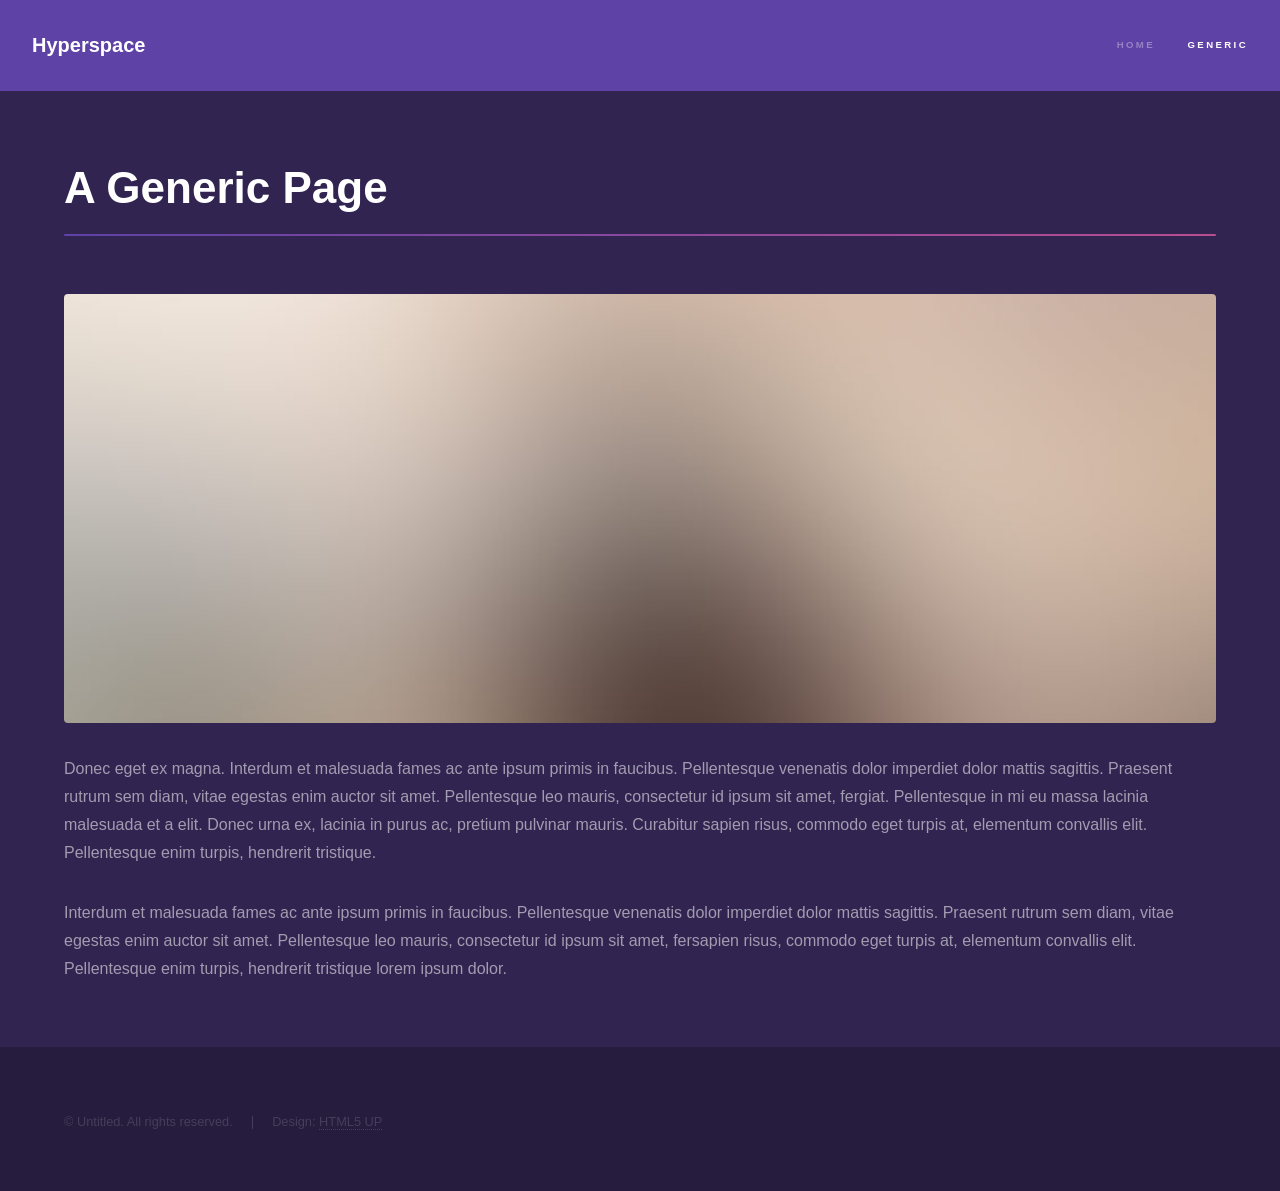
<file: generic.html>
<!DOCTYPE HTML>
<!--
	Hyperspace by HTML5 UP
	html5up.net | @ajlkn
	Free for personal and commercial use under the CCA 3.0 license (html5up.net/license)
-->
<html>
	<head>
		<title>Generic - Hyperspace by HTML5 UP</title>
		<meta charset="utf-8" />
		<meta name="viewport" content="width=device-width, initial-scale=1, user-scalable=no" />
		<link rel="stylesheet" href="assets/css/main.css" />
		<noscript><link rel="stylesheet" href="assets/css/noscript.css" /></noscript>
	</head>
	<body class="is-preload">

		<!-- Header -->
			<header id="header">
				<a href="index.html" class="title">Hyperspace</a>
				<nav>
					<ul>
						<li><a href="index.html">Home</a></li>
						<li><a href="generic.html" class="active">Generic</a></li>
					</ul>
				</nav>
			</header>

		<!-- Wrapper -->
			<div id="wrapper">

				<!-- Main -->
					<section id="main" class="wrapper">
						<div class="inner">
							<h1 class="major">A Generic Page</h1>
							<span class="image fit"><img src="images/pic04.jpg" alt="" /></span>
							<p>Donec eget ex magna. Interdum et malesuada fames ac ante ipsum primis in faucibus. Pellentesque venenatis dolor imperdiet dolor mattis sagittis. Praesent rutrum sem diam, vitae egestas enim auctor sit amet. Pellentesque leo mauris, consectetur id ipsum sit amet, fergiat. Pellentesque in mi eu massa lacinia malesuada et a elit. Donec urna ex, lacinia in purus ac, pretium pulvinar mauris. Curabitur sapien risus, commodo eget turpis at, elementum convallis elit. Pellentesque enim turpis, hendrerit tristique.</p>
							<p>Interdum et malesuada fames ac ante ipsum primis in faucibus. Pellentesque venenatis dolor imperdiet dolor mattis sagittis. Praesent rutrum sem diam, vitae egestas enim auctor sit amet. Pellentesque leo mauris, consectetur id ipsum sit amet, fersapien risus, commodo eget turpis at, elementum convallis elit. Pellentesque enim turpis, hendrerit tristique lorem ipsum dolor.</p>
						</div>
					</section>

			</div>

		<!-- Footer -->
			<footer id="footer" class="wrapper alt">
				<div class="inner">
					<ul class="menu">
						<li>&copy; Untitled. All rights reserved.</li><li>Design: <a href="http://html5up.net">HTML5 UP</a></li>
					</ul>
				</div>
			</footer>

		<!-- Scripts -->
			<script src="assets/js/jquery.min.js"></script>
			<script src="assets/js/jquery.scrollex.min.js"></script>
			<script src="assets/js/jquery.scrolly.min.js"></script>
			<script src="assets/js/browser.min.js"></script>
			<script src="assets/js/breakpoints.min.js"></script>
			<script src="assets/js/util.js"></script>
			<script src="assets/js/main.js"></script>

	</body>
</html>
</file>
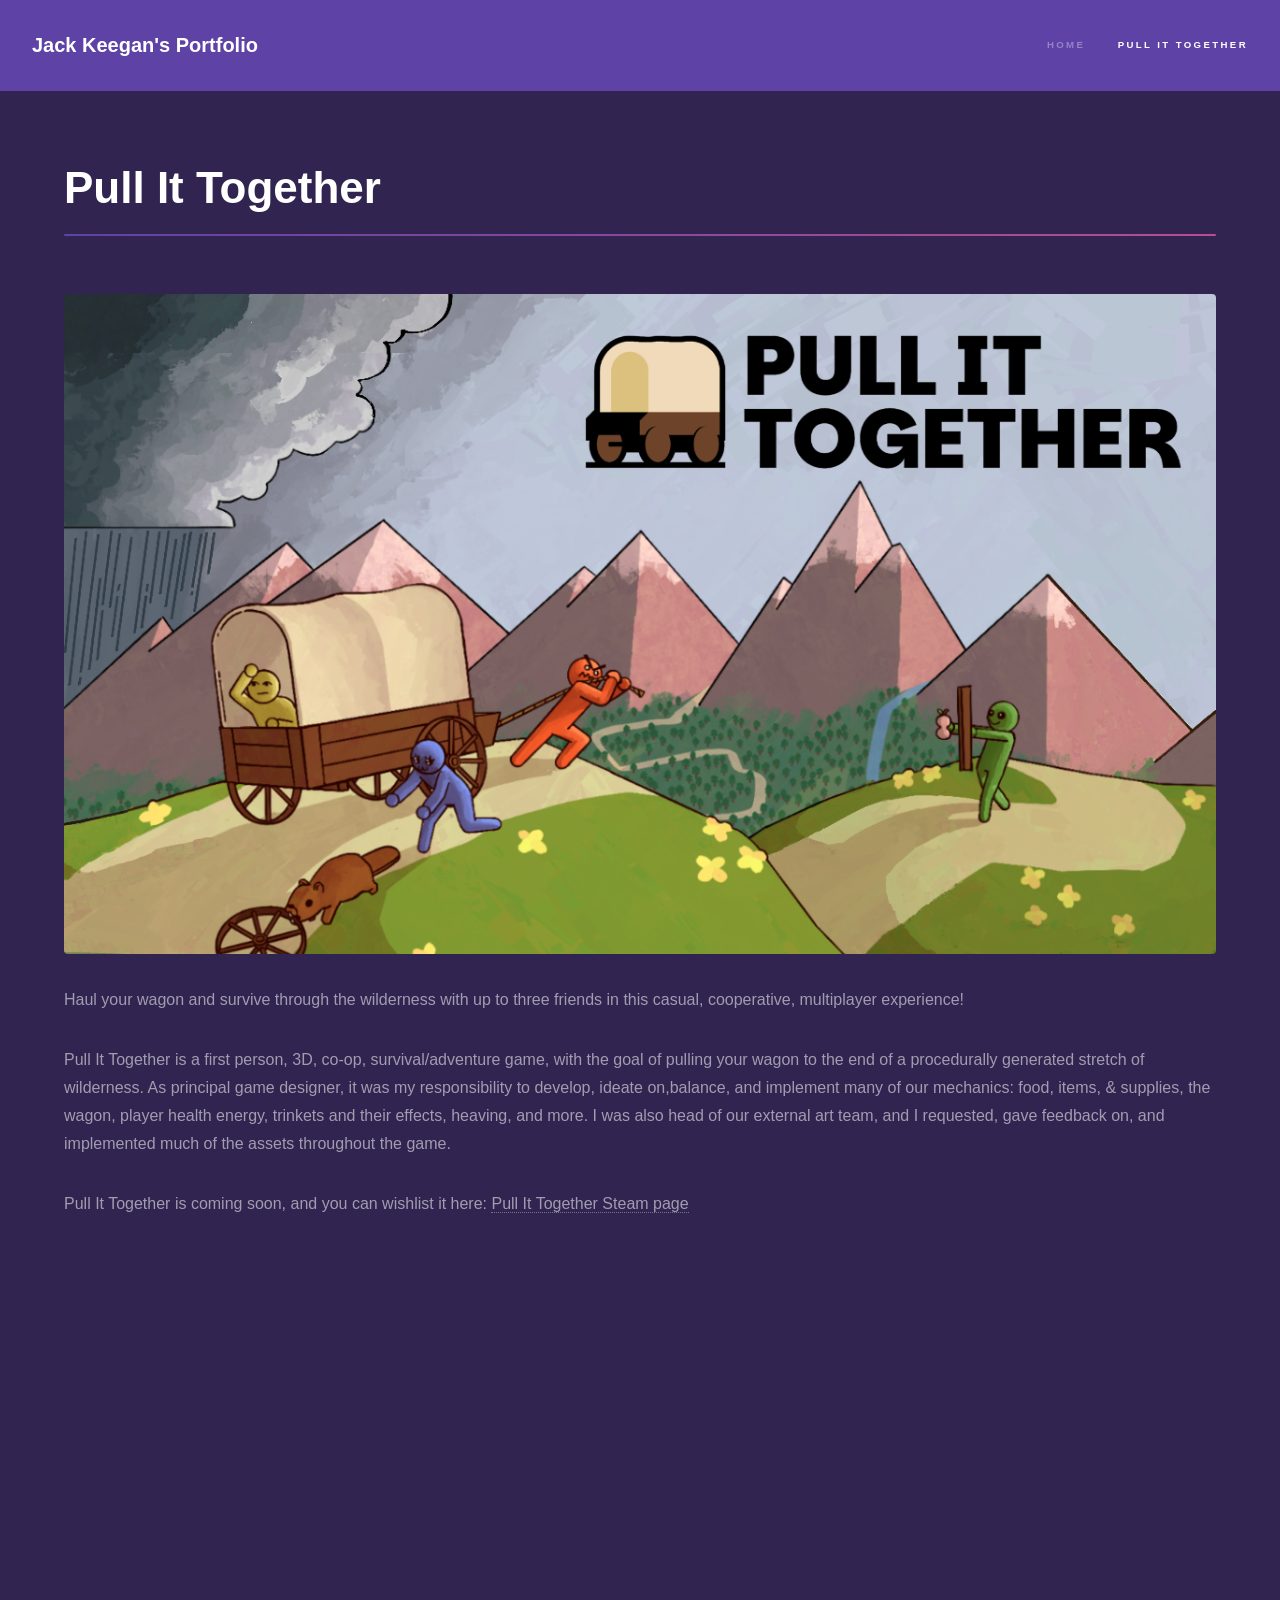
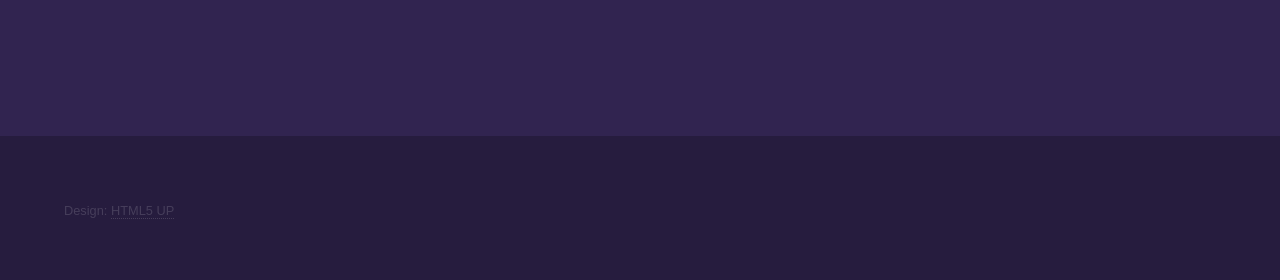
<file: pullittogetherpage.html>
<!DOCTYPE HTML>
<!--
	Hyperspace by HTML5 UP
	html5up.net | @ajlkn
	Free for personal and commercial use under the CCA 3.0 license (html5up.net/license)
-->
<html>
	<head>
		<title>Pull It Together - Jack Keegan's Portfolio</title>
		<meta charset="utf-8" />
		<meta name="viewport" content="width=device-width, initial-scale=1, user-scalable=no" />
		<link rel="stylesheet" href="assets/css/main.css" />
		<noscript><link rel="stylesheet" href="assets/css/noscript.css" /></noscript>
	</head>
	<body class="is-preload">

		<!-- Header -->
			<header id="header">
				<a href="index.html" class="title">Jack Keegan's Portfolio</a>
				<nav>
					<ul>
						<li><a href="index.html">Home</a></li>
						<li><a href="generic.html" class="active">Pull It Together</a></li>
					</ul>
				</nav>
			</header>

		<!-- Wrapper -->
			<div id="wrapper">

				<!-- Main -->
				<section id="main" class="wrapper">
					<div class="inner">
						<h1 class="major">Pull It Together</h1>
						<span class="image fit"><img src="images/pit_main.png" alt="" /></span>
						<p>Haul your wagon and survive through the wilderness with up to three friends in this casual, cooperative, multiplayer experience!</p>
						<p>
							Pull It Together is a first person, 3D, co-op, survival/adventure game, with the goal of pulling your wagon to the end of a procedurally generated stretch of wilderness.
							As principal game designer, it was my responsibility to develop, ideate on,balance, and implement many of our mechanics: food, items, & supplies, the wagon, player health energy,
							trinkets and their effects, heaving, and more. I was also head of our external art team, and I requested, gave feedback on, and implemented much of the assets throughout the game.
						</p>
						<p>Pull It Together is coming soon, and you can wishlist it here: <a href="https://store.steampowered.com/app/4458000/Pull_It_Together/">Pull It Together Steam page</a></p>
					</div>
				</section>
				<section id="main" class="center">
					<iframe width="630" height="354"
							src="https://www.youtube.com/embed/Vlm-C_tRp6w">
					</iframe>
				</section>
				<section id="main" class="center">
					<iframe width="630" height="100">
					</iframe>
				</section>
			</div>

		<!-- Footer -->
			<footer id="footer" class="wrapper alt">
				<div class="inner">
					<ul class="menu">
						<li>Design: <a href="http://html5up.net">HTML5 UP</a></li>
					</ul>
				</div>
			</footer>

		<!-- Scripts -->
			<script src="assets/js/jquery.min.js"></script>
			<script src="assets/js/jquery.scrollex.min.js"></script>
			<script src="assets/js/jquery.scrolly.min.js"></script>
			<script src="assets/js/browser.min.js"></script>
			<script src="assets/js/breakpoints.min.js"></script>
			<script src="assets/js/util.js"></script>
			<script src="assets/js/main.js"></script>

	</body>
</html>
</file>
<file: assets/css/noscript.css>
/*
	Hyperspace by HTML5 UP
	html5up.net | @ajlkn
	Free for personal and commercial use under the CCA 3.0 license (html5up.net/license)
*/

/* Spotlights */

	.spotlights > section > .image:before {
		opacity: 0 !important;
	}

	.spotlights > section > .content > .inner {
		-moz-transform: none !important;
		-webkit-transform: none !important;
		-ms-transform: none !important;
		transform: none !important;
		opacity: 1 !important;
	}

/* Wrapper */

	.wrapper > .inner {
		opacity: 1 !important;
		-moz-transform: none !important;
		-webkit-transform: none !important;
		-ms-transform: none !important;
		transform: none !important;
	}

/* Sidebar */

	#sidebar > .inner {
		opacity: 1 !important;
	}

	#sidebar nav > ul > li {
		-moz-transform: none !important;
		-webkit-transform: none !important;
		-ms-transform: none !important;
		transform: none !important;
		opacity: 1 !important;
	}
</file>
<file: assets/css/main.css>
@import url(fontawesome-all.min.css);

/*
	Hyperspace by HTML5 UP
	html5up.net | @ajlkn
	Free for personal and commercial use under the CCA 3.0 license (html5up.net/license)
*/

html, body, div, span, applet, object,
iframe, h1, h2, h3, h4, h5, h6, p, blockquote,
pre, a, abbr, acronym, address, big, cite,
code, del, dfn, em, img, ins, kbd, q, s, samp,
small, strike, strong, sub, sup, tt, var, b,
u, i, center, dl, dt, dd, ol, ul, li, fieldset,
form, label, legend, table, caption, tbody,
tfoot, thead, tr, th, td, article, aside,
canvas, details, embed, figure, figcaption,
footer, header, hgroup, menu, nav, output, ruby,
section, summary, time, mark, audio, video {
	margin: 0;
	padding: 0;
	border: 0;
	font-size: 100%;
	font: inherit;
	vertical-align: baseline;}

article, aside, details, figcaption, figure,
footer, header, hgroup, menu, nav, section {
	display: block;}

body {
	line-height: 1;
}

#two {
    background-color: #953d75;
}

ol, ul {
	list-style: none;
}

blockquote, q {
	quotes: none;
}

	blockquote:before, blockquote:after, q:before, q:after {
		content: '';
		content: none;
	}

table {
	border-collapse: collapse;
	border-spacing: 0;
}

body {
	-webkit-text-size-adjust: none;
}

mark {
	background-color: transparent;
	color: inherit;
}

input::-moz-focus-inner {
	border: 0;
	padding: 0;
}

input, select, textarea {
	-moz-appearance: none;
	-webkit-appearance: none;
	-ms-appearance: none;
	appearance: none;
}

/* Video Center */
.center {
  display: flex;
  justify-content: center;
  align-items: center;
}

/* Basic */

	@-ms-viewport {
		width: device-width;
	}

	body {
		-ms-overflow-style: scrollbar;
	}

	@media screen and (max-width: 480px) {

		html, body {
			min-width: 320px;
		}

	}

	html {
		box-sizing: border-box;
	}

	*, *:before, *:after {
		box-sizing: inherit;
	}

	body {
		background: #312450;
	}

		body.is-preload *, body.is-preload *:before, body.is-preload *:after {
			-moz-animation: none !important;
			-webkit-animation: none !important;
			-ms-animation: none !important;
			animation: none !important;
			-moz-transition: none !important;
			-webkit-transition: none !important;
			-ms-transition: none !important;
			transition: none !important;
		}

/* Type */

	body, input, select, textarea {
		color: rgba(255, 255, 255, 0.55);
		font-family: Arial, Helvetica, sans-serif;
		font-size: 16.5pt;
		font-weight: normal;
		line-height: 1.75;
	}

		@media screen and (max-width: 1680px) {

			body, input, select, textarea {
				font-size: 13pt;
			}

		}

		@media screen and (max-width: 1280px) {

			body, input, select, textarea {
				font-size: 12pt;
			}

		}

		@media screen and (max-width: 360px) {

			body, input, select, textarea {
				font-size: 11pt;
			}

		}

	a {
		-moz-transition: color 0.2s ease, border-bottom-color 0.2s ease;
		-webkit-transition: color 0.2s ease, border-bottom-color 0.2s ease;
		-ms-transition: color 0.2s ease, border-bottom-color 0.2s ease;
		transition: color 0.2s ease, border-bottom-color 0.2s ease;
		border-bottom: dotted 1px rgba(255, 255, 255, 0.35);
		color: inherit;
		text-decoration: none;
	}

		a:hover {
			border-bottom-color: transparent;
			color: #ffffff;
		}

	strong, b {
		color: #ffffff;
		font-weight: bold;
	}

	em, i {
		font-style: italic;
	}

	p {
		margin: 0 0 2em 0;
	}

	h1, h2, h3, h4, h5, h6 {
		color: #ffffff;
		font-weight: bold;
		line-height: 1.5;
		margin: 0 0 0.5em 0;
	}

		h1 a, h2 a, h3 a, h4 a, h5 a, h6 a {
			color: inherit;
			text-decoration: none;
		}

	h1 {
		font-size: 2.75em;
	}

		h1.major {
			margin: 0 0 1.3em 0;
			position: relative;
			padding-bottom: 0.35em;
		}

			h1.major:after {
				background-image: -moz-linear-gradient(to right, #5e42a6, #b74e91);
				background-image: -webkit-linear-gradient(to right, #5e42a6, #b74e91);
				background-image: -ms-linear-gradient(to right, #5e42a6, #b74e91);
				background-image: linear-gradient(to right, #5e42a6, #b74e91);
				-moz-transition: max-width 0.2s ease;
				-webkit-transition: max-width 0.2s ease;
				-ms-transition: max-width 0.2s ease;
				transition: max-width 0.2s ease;
				border-radius: 0.2em;
				bottom: 0;
				content: '';
				height: 0.05em;
				position: absolute;
				right: 0;
				width: 100%;
			}

	h2 {
		font-size: 1.75em;
	}

	h3 {
		font-size: 1.1em;
	}

	h4 {
		font-size: 1em;
	}

	h5 {
		font-size: 0.8em;
	}

	h6 {
		font-size: 0.6em;
	}

	@media screen and (max-width: 736px) {

		h1 {
			font-size: 2em;
		}

		h2 {
			font-size: 1.25em;
		}

		h3 {
			font-size: 1em;
		}

		h4 {
			font-size: 0.8em;
		}

		h5 {
			font-size: 0.6em;
		}

		h6 {
			font-size: 0.6em;
		}

	}

	sub {
		font-size: 0.8em;
		position: relative;
		top: 0.5em;
	}

	sup {
		font-size: 0.8em;
		position: relative;
		top: -0.5em;
	}

	blockquote {
		border-left: solid 4px rgba(255, 255, 255, 0.15);
		font-style: italic;
		margin: 0 0 2em 0;
		padding: 0.5em 0 0.5em 2em;
	}

	code {
		background: rgba(255, 255, 255, 0.05);
		border-radius: 0.25em;
		border: solid 1px rgba(255, 255, 255, 0.15);
		font-family: "Courier New", monospace;
		font-size: 0.9em;
		margin: 0 0.25em;
		padding: 0.25em 0.65em;
	}

	pre {
		-webkit-overflow-scrolling: touch;
		font-family: "Courier New", monospace;
		font-size: 0.9em;
		margin: 0 0 2em 0;
	}

		pre code {
			display: block;
			line-height: 1.75em;
			padding: 1em 1.5em;
			overflow-x: auto;
		}

	hr {
		border: 0;
		border-bottom: solid 1px rgba(255, 255, 255, 0.15);
		margin: 2em 0;
	}

		hr.major {
			margin: 3em 0;
		}

	.align-left {
		text-align: left;
	}

	.align-center {
		text-align: center;
	}

	.align-right {
		text-align: right;
	}

/* Row */

	.row {
		display: flex;
		flex-wrap: wrap;
		box-sizing: border-box;
		align-items: stretch;
	}

		.row > * {
			box-sizing: border-box;
		}

		.row.gtr-uniform > * > :last-child {
			margin-bottom: 0;
		}

		.row.aln-left {
			justify-content: flex-start;
		}

		.row.aln-center {
			justify-content: center;
		}

		.row.aln-right {
			justify-content: flex-end;
		}

		.row.aln-top {
			align-items: flex-start;
		}

		.row.aln-middle {
			align-items: center;
		}

		.row.aln-bottom {
			align-items: flex-end;
		}

		.row > .imp {
			order: -1;
		}

		.row > .col-1 {
			width: 8.33333%;
		}

		.row > .off-1 {
			margin-left: 8.33333%;
		}

		.row > .col-2 {
			width: 16.66667%;
		}

		.row > .off-2 {
			margin-left: 16.66667%;
		}

		.row > .col-3 {
			width: 25%;
		}

		.row > .off-3 {
			margin-left: 25%;
		}

		.row > .col-4 {
			width: 33.33333%;
		}

		.row > .off-4 {
			margin-left: 33.33333%;
		}

		.row > .col-5 {
			width: 41.66667%;
		}

		.row > .off-5 {
			margin-left: 41.66667%;
		}

		.row > .col-6 {
			width: 50%;
		}

		.row > .off-6 {
			margin-left: 50%;
		}

		.row > .col-7 {
			width: 58.33333%;
		}

		.row > .off-7 {
			margin-left: 58.33333%;
		}

		.row > .col-8 {
			width: 66.66667%;
		}

		.row > .off-8 {
			margin-left: 66.66667%;
		}

		.row > .col-9 {
			width: 75%;
		}

		.row > .off-9 {
			margin-left: 75%;
		}

		.row > .col-10 {
			width: 83.33333%;
		}

		.row > .off-10 {
			margin-left: 83.33333%;
		}

		.row > .col-11 {
			width: 91.66667%;
		}

		.row > .off-11 {
			margin-left: 91.66667%;
		}

		.row > .col-12 {
			width: 100%;
		}

		.row > .off-12 {
			margin-left: 100%;
		}

		.row.gtr-0 {
			margin-top: 0;
			margin-left: 0em;
		}

			.row.gtr-0 > * {
				padding: 0 0 0 0em;
			}

			.row.gtr-0.gtr-uniform {
				margin-top: 0em;
			}

				.row.gtr-0.gtr-uniform > * {
					padding-top: 0em;
				}

		.row.gtr-25 {
			margin-top: 0;
			margin-left: -0.375em;
		}

			.row.gtr-25 > * {
				padding: 0 0 0 0.375em;
			}

			.row.gtr-25.gtr-uniform {
				margin-top: -0.375em;
			}

				.row.gtr-25.gtr-uniform > * {
					padding-top: 0.375em;
				}

		.row.gtr-50 {
			margin-top: 0;
			margin-left: -0.75em;
		}

			.row.gtr-50 > * {
				padding: 0 0 0 0.75em;
			}

			.row.gtr-50.gtr-uniform {
				margin-top: -0.75em;
			}

				.row.gtr-50.gtr-uniform > * {
					padding-top: 0.75em;
				}

		.row {
			margin-top: 0;
			margin-left: -1.5em;
		}

			.row > * {
				padding: 0 0 0 1.5em;
			}

			.row.gtr-uniform {
				margin-top: -1.5em;
			}

				.row.gtr-uniform > * {
					padding-top: 1.5em;
				}

		.row.gtr-150 {
			margin-top: 0;
			margin-left: -2.25em;
		}

			.row.gtr-150 > * {
				padding: 0 0 0 2.25em;
			}

			.row.gtr-150.gtr-uniform {
				margin-top: -2.25em;
			}

				.row.gtr-150.gtr-uniform > * {
					padding-top: 2.25em;
				}

		.row.gtr-200 {
			margin-top: 0;
			margin-left: -3em;
		}

			.row.gtr-200 > * {
				padding: 0 0 0 3em;
			}

			.row.gtr-200.gtr-uniform {
				margin-top: -3em;
			}

				.row.gtr-200.gtr-uniform > * {
					padding-top: 3em;
				}

		@media screen and (max-width: 1680px) {

			.row {
				display: flex;
				flex-wrap: wrap;
				box-sizing: border-box;
				align-items: stretch;
			}

				.row > * {
					box-sizing: border-box;
				}

				.row.gtr-uniform > * > :last-child {
					margin-bottom: 0;
				}

				.row.aln-left {
					justify-content: flex-start;
				}

				.row.aln-center {
					justify-content: center;
				}

				.row.aln-right {
					justify-content: flex-end;
				}

				.row.aln-top {
					align-items: flex-start;
				}

				.row.aln-middle {
					align-items: center;
				}

				.row.aln-bottom {
					align-items: flex-end;
				}

				.row > .imp-xlarge {
					order: -1;
				}

				.row > .col-1-xlarge {
					width: 8.33333%;
				}

				.row > .off-1-xlarge {
					margin-left: 8.33333%;
				}

				.row > .col-2-xlarge {
					width: 16.66667%;
				}

				.row > .off-2-xlarge {
					margin-left: 16.66667%;
				}

				.row > .col-3-xlarge {
					width: 25%;
				}

				.row > .off-3-xlarge {
					margin-left: 25%;
				}

				.row > .col-4-xlarge {
					width: 33.33333%;
				}

				.row > .off-4-xlarge {
					margin-left: 33.33333%;
				}

				.row > .col-5-xlarge {
					width: 41.66667%;
				}

				.row > .off-5-xlarge {
					margin-left: 41.66667%;
				}

				.row > .col-6-xlarge {
					width: 50%;
				}

				.row > .off-6-xlarge {
					margin-left: 50%;
				}

				.row > .col-7-xlarge {
					width: 58.33333%;
				}

				.row > .off-7-xlarge {
					margin-left: 58.33333%;
				}

				.row > .col-8-xlarge {
					width: 66.66667%;
				}

				.row > .off-8-xlarge {
					margin-left: 66.66667%;
				}

				.row > .col-9-xlarge {
					width: 75%;
				}

				.row > .off-9-xlarge {
					margin-left: 75%;
				}

				.row > .col-10-xlarge {
					width: 83.33333%;
				}

				.row > .off-10-xlarge {
					margin-left: 83.33333%;
				}

				.row > .col-11-xlarge {
					width: 91.66667%;
				}

				.row > .off-11-xlarge {
					margin-left: 91.66667%;
				}

				.row > .col-12-xlarge {
					width: 100%;
				}

				.row > .off-12-xlarge {
					margin-left: 100%;
				}

				.row.gtr-0 {
					margin-top: 0;
					margin-left: 0em;
				}

					.row.gtr-0 > * {
						padding: 0 0 0 0em;
					}

					.row.gtr-0.gtr-uniform {
						margin-top: 0em;
					}

						.row.gtr-0.gtr-uniform > * {
							padding-top: 0em;
						}

				.row.gtr-25 {
					margin-top: 0;
					margin-left: -0.375em;
				}

					.row.gtr-25 > * {
						padding: 0 0 0 0.375em;
					}

					.row.gtr-25.gtr-uniform {
						margin-top: -0.375em;
					}

						.row.gtr-25.gtr-uniform > * {
							padding-top: 0.375em;
						}

				.row.gtr-50 {
					margin-top: 0;
					margin-left: -0.75em;
				}

					.row.gtr-50 > * {
						padding: 0 0 0 0.75em;
					}

					.row.gtr-50.gtr-uniform {
						margin-top: -0.75em;
					}

						.row.gtr-50.gtr-uniform > * {
							padding-top: 0.75em;
						}

				.row {
					margin-top: 0;
					margin-left: -1.5em;
				}

					.row > * {
						padding: 0 0 0 1.5em;
					}

					.row.gtr-uniform {
						margin-top: -1.5em;
					}

						.row.gtr-uniform > * {
							padding-top: 1.5em;
						}

				.row.gtr-150 {
					margin-top: 0;
					margin-left: -2.25em;
				}

					.row.gtr-150 > * {
						padding: 0 0 0 2.25em;
					}

					.row.gtr-150.gtr-uniform {
						margin-top: -2.25em;
					}

						.row.gtr-150.gtr-uniform > * {
							padding-top: 2.25em;
						}

				.row.gtr-200 {
					margin-top: 0;
					margin-left: -3em;
				}

					.row.gtr-200 > * {
						padding: 0 0 0 3em;
					}

					.row.gtr-200.gtr-uniform {
						margin-top: -3em;
					}

						.row.gtr-200.gtr-uniform > * {
							padding-top: 3em;
						}

		}

		@media screen and (max-width: 1280px) {

			.row {
				display: flex;
				flex-wrap: wrap;
				box-sizing: border-box;
				align-items: stretch;
			}

				.row > * {
					box-sizing: border-box;
				}

				.row.gtr-uniform > * > :last-child {
					margin-bottom: 0;
				}

				.row.aln-left {
					justify-content: flex-start;
				}

				.row.aln-center {
					justify-content: center;
				}

				.row.aln-right {
					justify-content: flex-end;
				}

				.row.aln-top {
					align-items: flex-start;
				}

				.row.aln-middle {
					align-items: center;
				}

				.row.aln-bottom {
					align-items: flex-end;
				}

				.row > .imp-large {
					order: -1;
				}

				.row > .col-1-large {
					width: 8.33333%;
				}

				.row > .off-1-large {
					margin-left: 8.33333%;
				}

				.row > .col-2-large {
					width: 16.66667%;
				}

				.row > .off-2-large {
					margin-left: 16.66667%;
				}

				.row > .col-3-large {
					width: 25%;
				}

				.row > .off-3-large {
					margin-left: 25%;
				}

				.row > .col-4-large {
					width: 33.33333%;
				}

				.row > .off-4-large {
					margin-left: 33.33333%;
				}

				.row > .col-5-large {
					width: 41.66667%;
				}

				.row > .off-5-large {
					margin-left: 41.66667%;
				}

				.row > .col-6-large {
					width: 50%;
				}

				.row > .off-6-large {
					margin-left: 50%;
				}

				.row > .col-7-large {
					width: 58.33333%;
				}

				.row > .off-7-large {
					margin-left: 58.33333%;
				}

				.row > .col-8-large {
					width: 66.66667%;
				}

				.row > .off-8-large {
					margin-left: 66.66667%;
				}

				.row > .col-9-large {
					width: 75%;
				}

				.row > .off-9-large {
					margin-left: 75%;
				}

				.row > .col-10-large {
					width: 83.33333%;
				}

				.row > .off-10-large {
					margin-left: 83.33333%;
				}

				.row > .col-11-large {
					width: 91.66667%;
				}

				.row > .off-11-large {
					margin-left: 91.66667%;
				}

				.row > .col-12-large {
					width: 100%;
				}

				.row > .off-12-large {
					margin-left: 100%;
				}

				.row.gtr-0 {
					margin-top: 0;
					margin-left: 0em;
				}

					.row.gtr-0 > * {
						padding: 0 0 0 0em;
					}

					.row.gtr-0.gtr-uniform {
						margin-top: 0em;
					}

						.row.gtr-0.gtr-uniform > * {
							padding-top: 0em;
						}

				.row.gtr-25 {
					margin-top: 0;
					margin-left: -0.375em;
				}

					.row.gtr-25 > * {
						padding: 0 0 0 0.375em;
					}

					.row.gtr-25.gtr-uniform {
						margin-top: -0.375em;
					}

						.row.gtr-25.gtr-uniform > * {
							padding-top: 0.375em;
						}

				.row.gtr-50 {
					margin-top: 0;
					margin-left: -0.75em;
				}

					.row.gtr-50 > * {
						padding: 0 0 0 0.75em;
					}

					.row.gtr-50.gtr-uniform {
						margin-top: -0.75em;
					}

						.row.gtr-50.gtr-uniform > * {
							padding-top: 0.75em;
						}

				.row {
					margin-top: 0;
					margin-left: -1.5em;
				}

					.row > * {
						padding: 0 0 0 1.5em;
					}

					.row.gtr-uniform {
						margin-top: -1.5em;
					}

						.row.gtr-uniform > * {
							padding-top: 1.5em;
						}

				.row.gtr-150 {
					margin-top: 0;
					margin-left: -2.25em;
				}

					.row.gtr-150 > * {
						padding: 0 0 0 2.25em;
					}

					.row.gtr-150.gtr-uniform {
						margin-top: -2.25em;
					}

						.row.gtr-150.gtr-uniform > * {
							padding-top: 2.25em;
						}

				.row.gtr-200 {
					margin-top: 0;
					margin-left: -3em;
				}

					.row.gtr-200 > * {
						padding: 0 0 0 3em;
					}

					.row.gtr-200.gtr-uniform {
						margin-top: -3em;
					}

						.row.gtr-200.gtr-uniform > * {
							padding-top: 3em;
						}

		}

		@media screen and (max-width: 980px) {

			.row {
				display: flex;
				flex-wrap: wrap;
				box-sizing: border-box;
				align-items: stretch;
			}

				.row > * {
					box-sizing: border-box;
				}

				.row.gtr-uniform > * > :last-child {
					margin-bottom: 0;
				}

				.row.aln-left {
					justify-content: flex-start;
				}

				.row.aln-center {
					justify-content: center;
				}

				.row.aln-right {
					justify-content: flex-end;
				}

				.row.aln-top {
					align-items: flex-start;
				}

				.row.aln-middle {
					align-items: center;
				}

				.row.aln-bottom {
					align-items: flex-end;
				}

				.row > .imp-medium {
					order: -1;
				}

				.row > .col-1-medium {
					width: 8.33333%;
				}

				.row > .off-1-medium {
					margin-left: 8.33333%;
				}

				.row > .col-2-medium {
					width: 16.66667%;
				}

				.row > .off-2-medium {
					margin-left: 16.66667%;
				}

				.row > .col-3-medium {
					width: 25%;
				}

				.row > .off-3-medium {
					margin-left: 25%;
				}

				.row > .col-4-medium {
					width: 33.33333%;
				}

				.row > .off-4-medium {
					margin-left: 33.33333%;
				}

				.row > .col-5-medium {
					width: 41.66667%;
				}

				.row > .off-5-medium {
					margin-left: 41.66667%;
				}

				.row > .col-6-medium {
					width: 50%;
				}

				.row > .off-6-medium {
					margin-left: 50%;
				}

				.row > .col-7-medium {
					width: 58.33333%;
				}

				.row > .off-7-medium {
					margin-left: 58.33333%;
				}

				.row > .col-8-medium {
					width: 66.66667%;
				}

				.row > .off-8-medium {
					margin-left: 66.66667%;
				}

				.row > .col-9-medium {
					width: 75%;
				}

				.row > .off-9-medium {
					margin-left: 75%;
				}

				.row > .col-10-medium {
					width: 83.33333%;
				}

				.row > .off-10-medium {
					margin-left: 83.33333%;
				}

				.row > .col-11-medium {
					width: 91.66667%;
				}

				.row > .off-11-medium {
					margin-left: 91.66667%;
				}

				.row > .col-12-medium {
					width: 100%;
				}

				.row > .off-12-medium {
					margin-left: 100%;
				}

				.row.gtr-0 {
					margin-top: 0;
					margin-left: 0em;
				}

					.row.gtr-0 > * {
						padding: 0 0 0 0em;
					}

					.row.gtr-0.gtr-uniform {
						margin-top: 0em;
					}

						.row.gtr-0.gtr-uniform > * {
							padding-top: 0em;
						}

				.row.gtr-25 {
					margin-top: 0;
					margin-left: -0.375em;
				}

					.row.gtr-25 > * {
						padding: 0 0 0 0.375em;
					}

					.row.gtr-25.gtr-uniform {
						margin-top: -0.375em;
					}

						.row.gtr-25.gtr-uniform > * {
							padding-top: 0.375em;
						}

				.row.gtr-50 {
					margin-top: 0;
					margin-left: -0.75em;
				}

					.row.gtr-50 > * {
						padding: 0 0 0 0.75em;
					}

					.row.gtr-50.gtr-uniform {
						margin-top: -0.75em;
					}

						.row.gtr-50.gtr-uniform > * {
							padding-top: 0.75em;
						}

				.row {
					margin-top: 0;
					margin-left: -1.5em;
				}

					.row > * {
						padding: 0 0 0 1.5em;
					}

					.row.gtr-uniform {
						margin-top: -1.5em;
					}

						.row.gtr-uniform > * {
							padding-top: 1.5em;
						}

				.row.gtr-150 {
					margin-top: 0;
					margin-left: -2.25em;
				}

					.row.gtr-150 > * {
						padding: 0 0 0 2.25em;
					}

					.row.gtr-150.gtr-uniform {
						margin-top: -2.25em;
					}

						.row.gtr-150.gtr-uniform > * {
							padding-top: 2.25em;
						}

				.row.gtr-200 {
					margin-top: 0;
					margin-left: -3em;
				}

					.row.gtr-200 > * {
						padding: 0 0 0 3em;
					}

					.row.gtr-200.gtr-uniform {
						margin-top: -3em;
					}

						.row.gtr-200.gtr-uniform > * {
							padding-top: 3em;
						}

		}

		@media screen and (max-width: 736px) {

			.row {
				display: flex;
				flex-wrap: wrap;
				box-sizing: border-box;
				align-items: stretch;
			}

				.row > * {
					box-sizing: border-box;
				}

				.row.gtr-uniform > * > :last-child {
					margin-bottom: 0;
				}

				.row.aln-left {
					justify-content: flex-start;
				}

				.row.aln-center {
					justify-content: center;
				}

				.row.aln-right {
					justify-content: flex-end;
				}

				.row.aln-top {
					align-items: flex-start;
				}

				.row.aln-middle {
					align-items: center;
				}

				.row.aln-bottom {
					align-items: flex-end;
				}

				.row > .imp-small {
					order: -1;
				}

				.row > .col-1-small {
					width: 8.33333%;
				}

				.row > .off-1-small {
					margin-left: 8.33333%;
				}

				.row > .col-2-small {
					width: 16.66667%;
				}

				.row > .off-2-small {
					margin-left: 16.66667%;
				}

				.row > .col-3-small {
					width: 25%;
				}

				.row > .off-3-small {
					margin-left: 25%;
				}

				.row > .col-4-small {
					width: 33.33333%;
				}

				.row > .off-4-small {
					margin-left: 33.33333%;
				}

				.row > .col-5-small {
					width: 41.66667%;
				}

				.row > .off-5-small {
					margin-left: 41.66667%;
				}

				.row > .col-6-small {
					width: 50%;
				}

				.row > .off-6-small {
					margin-left: 50%;
				}

				.row > .col-7-small {
					width: 58.33333%;
				}

				.row > .off-7-small {
					margin-left: 58.33333%;
				}

				.row > .col-8-small {
					width: 66.66667%;
				}

				.row > .off-8-small {
					margin-left: 66.66667%;
				}

				.row > .col-9-small {
					width: 75%;
				}

				.row > .off-9-small {
					margin-left: 75%;
				}

				.row > .col-10-small {
					width: 83.33333%;
				}

				.row > .off-10-small {
					margin-left: 83.33333%;
				}

				.row > .col-11-small {
					width: 91.66667%;
				}

				.row > .off-11-small {
					margin-left: 91.66667%;
				}

				.row > .col-12-small {
					width: 100%;
				}

				.row > .off-12-small {
					margin-left: 100%;
				}

				.row.gtr-0 {
					margin-top: 0;
					margin-left: 0em;
				}

					.row.gtr-0 > * {
						padding: 0 0 0 0em;
					}

					.row.gtr-0.gtr-uniform {
						margin-top: 0em;
					}

						.row.gtr-0.gtr-uniform > * {
							padding-top: 0em;
						}

				.row.gtr-25 {
					margin-top: 0;
					margin-left: -0.375em;
				}

					.row.gtr-25 > * {
						padding: 0 0 0 0.375em;
					}

					.row.gtr-25.gtr-uniform {
						margin-top: -0.375em;
					}

						.row.gtr-25.gtr-uniform > * {
							padding-top: 0.375em;
						}

				.row.gtr-50 {
					margin-top: 0;
					margin-left: -0.75em;
				}

					.row.gtr-50 > * {
						padding: 0 0 0 0.75em;
					}

					.row.gtr-50.gtr-uniform {
						margin-top: -0.75em;
					}

						.row.gtr-50.gtr-uniform > * {
							padding-top: 0.75em;
						}

				.row {
					margin-top: 0;
					margin-left: -1.5em;
				}

					.row > * {
						padding: 0 0 0 1.5em;
					}

					.row.gtr-uniform {
						margin-top: -1.5em;
					}

						.row.gtr-uniform > * {
							padding-top: 1.5em;
						}

				.row.gtr-150 {
					margin-top: 0;
					margin-left: -2.25em;
				}

					.row.gtr-150 > * {
						padding: 0 0 0 2.25em;
					}

					.row.gtr-150.gtr-uniform {
						margin-top: -2.25em;
					}

						.row.gtr-150.gtr-uniform > * {
							padding-top: 2.25em;
						}

				.row.gtr-200 {
					margin-top: 0;
					margin-left: -3em;
				}

					.row.gtr-200 > * {
						padding: 0 0 0 3em;
					}

					.row.gtr-200.gtr-uniform {
						margin-top: -3em;
					}

						.row.gtr-200.gtr-uniform > * {
							padding-top: 3em;
						}

		}

		@media screen and (max-width: 480px) {

			.row {
				display: flex;
				flex-wrap: wrap;
				box-sizing: border-box;
				align-items: stretch;
			}

				.row > * {
					box-sizing: border-box;
				}

				.row.gtr-uniform > * > :last-child {
					margin-bottom: 0;
				}

				.row.aln-left {
					justify-content: flex-start;
				}

				.row.aln-center {
					justify-content: center;
				}

				.row.aln-right {
					justify-content: flex-end;
				}

				.row.aln-top {
					align-items: flex-start;
				}

				.row.aln-middle {
					align-items: center;
				}

				.row.aln-bottom {
					align-items: flex-end;
				}

				.row > .imp-xsmall {
					order: -1;
				}

				.row > .col-1-xsmall {
					width: 8.33333%;
				}

				.row > .off-1-xsmall {
					margin-left: 8.33333%;
				}

				.row > .col-2-xsmall {
					width: 16.66667%;
				}

				.row > .off-2-xsmall {
					margin-left: 16.66667%;
				}

				.row > .col-3-xsmall {
					width: 25%;
				}

				.row > .off-3-xsmall {
					margin-left: 25%;
				}

				.row > .col-4-xsmall {
					width: 33.33333%;
				}

				.row > .off-4-xsmall {
					margin-left: 33.33333%;
				}

				.row > .col-5-xsmall {
					width: 41.66667%;
				}

				.row > .off-5-xsmall {
					margin-left: 41.66667%;
				}

				.row > .col-6-xsmall {
					width: 50%;
				}

				.row > .off-6-xsmall {
					margin-left: 50%;
				}

				.row > .col-7-xsmall {
					width: 58.33333%;
				}

				.row > .off-7-xsmall {
					margin-left: 58.33333%;
				}

				.row > .col-8-xsmall {
					width: 66.66667%;
				}

				.row > .off-8-xsmall {
					margin-left: 66.66667%;
				}

				.row > .col-9-xsmall {
					width: 75%;
				}

				.row > .off-9-xsmall {
					margin-left: 75%;
				}

				.row > .col-10-xsmall {
					width: 83.33333%;
				}

				.row > .off-10-xsmall {
					margin-left: 83.33333%;
				}

				.row > .col-11-xsmall {
					width: 91.66667%;
				}

				.row > .off-11-xsmall {
					margin-left: 91.66667%;
				}

				.row > .col-12-xsmall {
					width: 100%;
				}

				.row > .off-12-xsmall {
					margin-left: 100%;
				}

				.row.gtr-0 {
					margin-top: 0;
					margin-left: 0em;
				}

					.row.gtr-0 > * {
						padding: 0 0 0 0em;
					}

					.row.gtr-0.gtr-uniform {
						margin-top: 0em;
					}

						.row.gtr-0.gtr-uniform > * {
							padding-top: 0em;
						}

				.row.gtr-25 {
					margin-top: 0;
					margin-left: -0.375em;
				}

					.row.gtr-25 > * {
						padding: 0 0 0 0.375em;
					}

					.row.gtr-25.gtr-uniform {
						margin-top: -0.375em;
					}

						.row.gtr-25.gtr-uniform > * {
							padding-top: 0.375em;
						}

				.row.gtr-50 {
					margin-top: 0;
					margin-left: -0.75em;
				}

					.row.gtr-50 > * {
						padding: 0 0 0 0.75em;
					}

					.row.gtr-50.gtr-uniform {
						margin-top: -0.75em;
					}

						.row.gtr-50.gtr-uniform > * {
							padding-top: 0.75em;
						}

				.row {
					margin-top: 0;
					margin-left: -1.5em;
				}

					.row > * {
						padding: 0 0 0 1.5em;
					}

					.row.gtr-uniform {
						margin-top: -1.5em;
					}

						.row.gtr-uniform > * {
							padding-top: 1.5em;
						}

				.row.gtr-150 {
					margin-top: 0;
					margin-left: -2.25em;
				}

					.row.gtr-150 > * {
						padding: 0 0 0 2.25em;
					}

					.row.gtr-150.gtr-uniform {
						margin-top: -2.25em;
					}

						.row.gtr-150.gtr-uniform > * {
							padding-top: 2.25em;
						}

				.row.gtr-200 {
					margin-top: 0;
					margin-left: -3em;
				}

					.row.gtr-200 > * {
						padding: 0 0 0 3em;
					}

					.row.gtr-200.gtr-uniform {
						margin-top: -3em;
					}

						.row.gtr-200.gtr-uniform > * {
							padding-top: 3em;
						}

		}

/* Box */

	.box {
		border-radius: 0.25em;
		border: solid 1px rgba(255, 255, 255, 0.15);
		margin-bottom: 2em;
		padding: 1.5em;
	}

		.box > :last-child,
		.box > :last-child > :last-child,
		.box > :last-child > :last-child > :last-child {
			margin-bottom: 0;
		}

		.box.alt {
			border: 0;
			border-radius: 0;
			padding: 0;
		}

/* Button */

	input[type="submit"],
	input[type="reset"],
	input[type="button"],
	button,
	.button {
		-moz-appearance: none;
		-webkit-appearance: none;
		-ms-appearance: none;
		appearance: none;
		-moz-transition: border-color 0.2s ease;
		-webkit-transition: border-color 0.2s ease;
		-ms-transition: border-color 0.2s ease;
		transition: border-color 0.2s ease;
		background-color: transparent;
		border: solid 1px !important;
		border-color: rgba(255, 255, 255, 0.15) !important;
		border-radius: 3em;
		color: #ffffff !important;
		cursor: pointer;
		display: inline-block;
		font-size: 0.6em;
		font-weight: bold;
		height: calc(4.75em + 2px);
		letter-spacing: 0.25em;
		line-height: 4.75em;
		outline: 0;
		padding: 0 3.75em;
		position: relative;
		text-align: center;
		text-decoration: none;
		text-transform: uppercase;
		white-space: nowrap;
	}

		input[type="submit"]:after,
		input[type="reset"]:after,
		input[type="button"]:after,
		button:after,
		.button:after {
			-moz-transform: scale(0.25);
			-webkit-transform: scale(0.25);
			-ms-transform: scale(0.25);
			transform: scale(0.25);
			pointer-events: none;
			-moz-transition: opacity 0.2s ease, -moz-transform 0.2s ease;
			-webkit-transition: opacity 0.2s ease, -webkit-transform 0.2s ease;
			-ms-transition: opacity 0.2s ease, -ms-transform 0.2s ease;
			transition: opacity 0.2s ease, transform 0.2s ease;
			background: #ffffff;
			border-radius: 3em;
			content: '';
			height: 100%;
			left: 0;
			opacity: 0;
			position: absolute;
			top: 0;
			width: 100%;
		}

		input[type="submit"].icon:before,
		input[type="reset"].icon:before,
		input[type="button"].icon:before,
		button.icon:before,
		.button.icon:before {
			margin-right: 0.75em;
		}

		input[type="submit"].fit,
		input[type="reset"].fit,
		input[type="button"].fit,
		button.fit,
		.button.fit {
			width: 100%;
		}

		input[type="submit"].small,
		input[type="reset"].small,
		input[type="button"].small,
		button.small,
		.button.small {
			font-size: 0.4em;
		}

		input[type="submit"].large,
		input[type="reset"].large,
		input[type="button"].large,
		button.large,
		.button.large {
			font-size: 0.8em;
		}

		input[type="submit"].primary,
		input[type="reset"].primary,
		input[type="button"].primary,
		button.primary,
		.button.primary {
			background-color: #ffffff;
			color: #312450 !important;
		}

			input[type="submit"].primary:after,
			input[type="reset"].primary:after,
			input[type="button"].primary:after,
			button.primary:after,
			.button.primary:after {
				display: none;
			}

		input[type="submit"].disabled, input[type="submit"]:disabled,
		input[type="reset"].disabled,
		input[type="reset"]:disabled,
		input[type="button"].disabled,
		input[type="button"]:disabled,
		button.disabled,
		button:disabled,
		.button.disabled,
		.button:disabled {
			cursor: default;
			opacity: 0.5;
			pointer-events: none;
		}

		input[type="submit"]:hover,
		input[type="reset"]:hover,
		input[type="button"]:hover,
		button:hover,
		.button:hover {
			border-color: rgba(255, 255, 255, 0.55) !important;
		}

			input[type="submit"]:hover:after,
			input[type="reset"]:hover:after,
			input[type="button"]:hover:after,
			button:hover:after,
			.button:hover:after {
				opacity: 0.05;
				-moz-transform: scale(1);
				-webkit-transform: scale(1);
				-ms-transform: scale(1);
				transform: scale(1);
			}

			input[type="submit"]:hover:active,
			input[type="reset"]:hover:active,
			input[type="button"]:hover:active,
			button:hover:active,
			.button:hover:active {
				border-color: #ffffff !important;
			}

				input[type="submit"]:hover:active:after,
				input[type="reset"]:hover:active:after,
				input[type="button"]:hover:active:after,
				button:hover:active:after,
				.button:hover:active:after {
					opacity: 0.1;
				}

/* Features */

	.features {
		display: -moz-flex;
		display: -webkit-flex;
		display: -ms-flex;
		display: flex;
		-moz-flex-wrap: wrap;
		-webkit-flex-wrap: wrap;
		-ms-flex-wrap: wrap;
		flex-wrap: wrap;
		border-radius: 0.25em;
		border: solid 1px rgba(255, 255, 255, 0.15);
		background: rgba(255, 255, 255, 0.05);
		margin: 0 0 2em 0;
	}

		.features section {
			padding: 3.5em 3em 1em 7em ;
			width: 50%;
			border-top: solid 1px rgba(255, 255, 255, 0.15);
			position: relative;
		}

			.features section:nth-child(-n + 2) {
				border-top-width: 0;
			}

			.features section:nth-child(2n) {
				border-left: solid 1px rgba(255, 255, 255, 0.15);
			}

			.features section .icon {
				-moz-transition: opacity 0.5s ease, -moz-transform 0.5s ease;
				-webkit-transition: opacity 0.5s ease, -webkit-transform 0.5s ease;
				-ms-transition: opacity 0.5s ease, -ms-transform 0.5s ease;
				transition: opacity 0.5s ease, transform 0.5s ease;
				-moz-transition-delay: 1s;
				-webkit-transition-delay: 1s;
				-ms-transition-delay: 1s;
				transition-delay: 1s;
				-moz-transform: scale(1);
				-webkit-transform: scale(1);
				-ms-transform: scale(1);
				transform: scale(1);
				position: absolute;
				left: 3em;
				top: 3em;
				opacity: 1;
			}

			.features section:nth-child(1) .icon {
				-moz-transition-delay: 0.15s;
				-webkit-transition-delay: 0.15s;
				-ms-transition-delay: 0.15s;
				transition-delay: 0.15s;
			}

			.features section:nth-child(2) .icon {
				-moz-transition-delay: 0.3s;
				-webkit-transition-delay: 0.3s;
				-ms-transition-delay: 0.3s;
				transition-delay: 0.3s;
			}

			.features section:nth-child(3) .icon {
				-moz-transition-delay: 0.45s;
				-webkit-transition-delay: 0.45s;
				-ms-transition-delay: 0.45s;
				transition-delay: 0.45s;
			}

			.features section:nth-child(4) .icon {
				-moz-transition-delay: 0.6s;
				-webkit-transition-delay: 0.6s;
				-ms-transition-delay: 0.6s;
				transition-delay: 0.6s;
			}

			.features section:nth-child(5) .icon {
				-moz-transition-delay: 0.75s;
				-webkit-transition-delay: 0.75s;
				-ms-transition-delay: 0.75s;
				transition-delay: 0.75s;
			}

			.features section:nth-child(6) .icon {
				-moz-transition-delay: 0.9s;
				-webkit-transition-delay: 0.9s;
				-ms-transition-delay: 0.9s;
				transition-delay: 0.9s;
			}

			.features section:nth-child(7) .icon {
				-moz-transition-delay: 1.05s;
				-webkit-transition-delay: 1.05s;
				-ms-transition-delay: 1.05s;
				transition-delay: 1.05s;
			}

			.features section:nth-child(8) .icon {
				-moz-transition-delay: 1.2s;
				-webkit-transition-delay: 1.2s;
				-ms-transition-delay: 1.2s;
				transition-delay: 1.2s;
			}

			.features section:nth-child(9) .icon {
				-moz-transition-delay: 1.35s;
				-webkit-transition-delay: 1.35s;
				-ms-transition-delay: 1.35s;
				transition-delay: 1.35s;
			}

			.features section:nth-child(10) .icon {
				-moz-transition-delay: 1.5s;
				-webkit-transition-delay: 1.5s;
				-ms-transition-delay: 1.5s;
				transition-delay: 1.5s;
			}

			.features section:nth-child(11) .icon {
				-moz-transition-delay: 1.65s;
				-webkit-transition-delay: 1.65s;
				-ms-transition-delay: 1.65s;
				transition-delay: 1.65s;
			}

			.features section:nth-child(12) .icon {
				-moz-transition-delay: 1.8s;
				-webkit-transition-delay: 1.8s;
				-ms-transition-delay: 1.8s;
				transition-delay: 1.8s;
			}

			.features section:nth-child(13) .icon {
				-moz-transition-delay: 1.95s;
				-webkit-transition-delay: 1.95s;
				-ms-transition-delay: 1.95s;
				transition-delay: 1.95s;
			}

			.features section:nth-child(14) .icon {
				-moz-transition-delay: 2.1s;
				-webkit-transition-delay: 2.1s;
				-ms-transition-delay: 2.1s;
				transition-delay: 2.1s;
			}

			.features section:nth-child(15) .icon {
				-moz-transition-delay: 2.25s;
				-webkit-transition-delay: 2.25s;
				-ms-transition-delay: 2.25s;
				transition-delay: 2.25s;
			}

			.features section:nth-child(16) .icon {
				-moz-transition-delay: 2.4s;
				-webkit-transition-delay: 2.4s;
				-ms-transition-delay: 2.4s;
				transition-delay: 2.4s;
			}

			.features section:nth-child(17) .icon {
				-moz-transition-delay: 2.55s;
				-webkit-transition-delay: 2.55s;
				-ms-transition-delay: 2.55s;
				transition-delay: 2.55s;
			}

			.features section:nth-child(18) .icon {
				-moz-transition-delay: 2.7s;
				-webkit-transition-delay: 2.7s;
				-ms-transition-delay: 2.7s;
				transition-delay: 2.7s;
			}

			.features section:nth-child(19) .icon {
				-moz-transition-delay: 2.85s;
				-webkit-transition-delay: 2.85s;
				-ms-transition-delay: 2.85s;
				transition-delay: 2.85s;
			}

			.features section:nth-child(20) .icon {
				-moz-transition-delay: 3s;
				-webkit-transition-delay: 3s;
				-ms-transition-delay: 3s;
				transition-delay: 3s;
			}

		.features.inactive section .icon {
			-moz-transform: scale(0.5);
			-webkit-transform: scale(0.5);
			-ms-transform: scale(0.5);
			transform: scale(0.5);
			opacity: 0;
		}

		@media screen and (max-width: 980px) {

			.features {
				display: block;
			}

				.features section {
					border-top-width: 1px !important;
					border-left-width: 0 !important;
					width: 100%;
				}

					.features section:first-child {
						border-top-width: 0 !important;
					}

		}

		@media screen and (max-width: 736px) {

			.features section {
				padding: 2.5em 1.5em 0.1em 5.5em ;
			}

				.features section .icon {
					left: 1.5em;
					top: 2em;
				}

		}

		@media screen and (max-width: 480px) {

			.features section {
				padding: 2em 1.5em 0.1em 1.5em ;
			}

				.features section .icon {
					left: 0;
					position: relative;
					top: 0;
				}

		}

/* Form */

	form {
		margin: 0 0 2em 0;
	}

		form > :last-child {
			margin-bottom: 0;
		}

		form > .fields {
			display: -moz-flex;
			display: -webkit-flex;
			display: -ms-flex;
			display: flex;
			-moz-flex-wrap: wrap;
			-webkit-flex-wrap: wrap;
			-ms-flex-wrap: wrap;
			flex-wrap: wrap;
			width: calc(100% + 3em);
			margin: -1.5em 0 2em -1.5em;
		}

			form > .fields > .field {
				-moz-flex-grow: 0;
				-webkit-flex-grow: 0;
				-ms-flex-grow: 0;
				flex-grow: 0;
				-moz-flex-shrink: 0;
				-webkit-flex-shrink: 0;
				-ms-flex-shrink: 0;
				flex-shrink: 0;
				padding: 1.5em 0 0 1.5em;
				width: calc(100% - 1.5em);
			}

				form > .fields > .field.half {
					width: calc(50% - 0.75em);
				}

				form > .fields > .field.third {
					width: calc(100%/3 - 0.5em);
				}

				form > .fields > .field.quarter {
					width: calc(25% - 0.375em);
				}

		@media screen and (max-width: 480px) {

			form > .fields {
				width: calc(100% + 3em);
				margin: -1.5em 0 2em -1.5em;
			}

				form > .fields > .field {
					padding: 1.5em 0 0 1.5em;
					width: calc(100% - 1.5em);
				}

					form > .fields > .field.half {
						width: calc(100% - 1.5em);
					}

					form > .fields > .field.third {
						width: calc(100% - 1.5em);
					}

					form > .fields > .field.quarter {
						width: calc(100% - 1.5em);
					}

		}

	label {
		color: #ffffff;
		font-weight: bold;
		line-height: 1.5;
		margin: 0 0 0.7em 0;
		display: block;
		font-size: 1.1em;
	}

	input[type="text"],
	input[type="password"],
	input[type="email"],
	input[type="tel"],
	select,
	textarea {
		-moz-appearance: none;
		-webkit-appearance: none;
		-ms-appearance: none;
		appearance: none;
		background: rgba(255, 255, 255, 0.05);
		border-radius: 0.25em;
		border: none;
		border: solid 1px rgba(255, 255, 255, 0.15);
		color: inherit;
		display: block;
		outline: 0;
		padding: 0 1em;
		text-decoration: none;
		width: 100%;
	}

		input[type="text"]:invalid,
		input[type="password"]:invalid,
		input[type="email"]:invalid,
		input[type="tel"]:invalid,
		select:invalid,
		textarea:invalid {
			box-shadow: none;
		}

		input[type="text"]:focus,
		input[type="password"]:focus,
		input[type="email"]:focus,
		input[type="tel"]:focus,
		select:focus,
		textarea:focus {
			border-color: #ffffff;
			box-shadow: 0 0 0 1px #ffffff;
		}

	select {
		background-image: url("data:image/svg+xml;charset=utf8,%3Csvg xmlns='http://www.w3.org/2000/svg' width='40' height='40' preserveAspectRatio='none' viewBox='0 0 40 40'%3E%3Cpath d='M9.4,12.3l10.4,10.4l10.4-10.4c0.2-0.2,0.5-0.4,0.9-0.4c0.3,0,0.6,0.1,0.9,0.4l3.3,3.3c0.2,0.2,0.4,0.5,0.4,0.9 c0,0.4-0.1,0.6-0.4,0.9L20.7,31.9c-0.2,0.2-0.5,0.4-0.9,0.4c-0.3,0-0.6-0.1-0.9-0.4L4.3,17.3c-0.2-0.2-0.4-0.5-0.4-0.9 c0-0.4,0.1-0.6,0.4-0.9l3.3-3.3c0.2-0.2,0.5-0.4,0.9-0.4S9.1,12.1,9.4,12.3z' fill='rgba(255, 255, 255, 0.15)' /%3E%3C/svg%3E");
		background-size: 1.25rem;
		background-repeat: no-repeat;
		background-position: calc(100% - 1rem) center;
		height: 2.75em;
		padding-right: 2.75em;
		text-overflow: ellipsis;
	}

		select option {
			color: #ffffff;
			background: #312450;
		}

		select:focus::-ms-value {
			background-color: transparent;
		}

		select::-ms-expand {
			display: none;
		}

	input[type="text"],
	input[type="password"],
	input[type="email"],
	select {
		height: 2.75em;
	}

	textarea {
		padding: 0.75em 1em;
	}

		body.is-ie textarea {
			min-height: 10em;
		}

	input[type="checkbox"],
	input[type="radio"] {
		-moz-appearance: none;
		-webkit-appearance: none;
		-ms-appearance: none;
		appearance: none;
		display: block;
		float: left;
		margin-right: -2em;
		opacity: 0;
		width: 1em;
		z-index: -1;
	}

		input[type="checkbox"] + label,
		input[type="radio"] + label {
			text-decoration: none;
			color: rgba(255, 255, 255, 0.55);
			cursor: pointer;
			display: inline-block;
			font-size: 1em;
			font-weight: normal;
			padding-left: 2.4em;
			padding-right: 0.75em;
			position: relative;
		}

			input[type="checkbox"] + label:before,
			input[type="radio"] + label:before {
				-moz-osx-font-smoothing: grayscale;
				-webkit-font-smoothing: antialiased;
				display: inline-block;
				font-style: normal;
				font-variant: normal;
				text-rendering: auto;
				line-height: 1;
				text-transform: none !important;
				font-family: 'Font Awesome 5 Free';
				font-weight: 900;
			}

			input[type="checkbox"] + label:before,
			input[type="radio"] + label:before {
				background: rgba(255, 255, 255, 0.05);
				border-radius: 0.25em;
				border: solid 1px rgba(255, 255, 255, 0.15);
				content: '';
				display: inline-block;
				font-size: 0.8em;
				height: 2.0625em;
				left: 0;
				line-height: 2.0625em;
				position: absolute;
				text-align: center;
				top: 0;
				width: 2.0625em;
			}

		input[type="checkbox"]:checked + label:before,
		input[type="radio"]:checked + label:before {
			background: #ffffff;
			border-color: #ffffff;
			color: #b74e91;
			content: '\f00c';
		}

		input[type="checkbox"]:focus + label:before,
		input[type="radio"]:focus + label:before {
			border-color: #ffffff;
			box-shadow: 0 0 0 1px #ffffff;
		}

	input[type="checkbox"] + label:before {
		border-radius: 0.25em;
	}

	input[type="radio"] + label:before {
		border-radius: 100%;
	}

	::-webkit-input-placeholder {
		color: rgba(255, 255, 255, 0.35) !important;
		opacity: 1.0;
	}

	:-moz-placeholder {
		color: rgba(255, 255, 255, 0.35) !important;
		opacity: 1.0;
	}

	::-moz-placeholder {
		color: rgba(255, 255, 255, 0.35) !important;
		opacity: 1.0;
	}

	:-ms-input-placeholder {
		color: rgba(255, 255, 255, 0.35) !important;
		opacity: 1.0;
	}

/* Icon */

	.icon {
		text-decoration: none;
		border-bottom: none;
		position: relative;
	}

		.icon:before {
			-moz-osx-font-smoothing: grayscale;
			-webkit-font-smoothing: antialiased;
			display: inline-block;
			font-style: normal;
			font-variant: normal;
			text-rendering: auto;
			line-height: 1;
			text-transform: none !important;
			font-family: 'Font Awesome 5 Free';
			font-weight: 400;
		}

		.icon > .label {
			display: none;
		}

		.icon:before {
			line-height: inherit;
		}

		.icon.solid:before {
			font-weight: 900;
		}

		.icon.brands:before {
			font-family: 'Font Awesome 5 Brands';
		}

		.icon.major {
			width: 2.5em;
			height: 2.5em;
			display: block;
			background: #ffffff;
			border-radius: 100%;
			color: #312450;
			text-align: center;
			line-height: 2.5em;
			margin: 0 0 1.3em 0;
		}

			.icon.major:before {
				font-size: 1.25em;
			}

				.wrapper.style1 .icon.major:before {
					color: #5e42a6;
				}

				.wrapper.style1-alt .icon.major:before {
					color: #493382;
				}

				.wrapper.style2 .icon.major:before {
					color: #5052b5;
				}

				.wrapper.style2-alt .icon.major:before {
					color: #3e4094;
				}

				.wrapper.style3 .icon.major:before {
					color: #b74e91;
				}

				.wrapper.style3-alt .icon.major:before {
					color: #953d75;
				}

/* Image */

	.image {
		border-radius: 0.25em;
		border: 0;
		display: inline-block;
		position: relative;
	}

		.image img {
			border-radius: 0.25em;
			display: block;
		}

		.image.left, .image.right {
			max-width: 40%;
		}

			.image.left img, .image.right img {
				width: 100%;
			}

		.image.left {
			float: left;
			margin: 0 1.5em 1em 0;
			top: 0.25em;
		}

		.image.right {
			float: right;
			margin: 0 0 1em 1.5em;
			top: 0.25em;
		}

		.image.fit {
			display: block;
			margin: 0 0 2em 0;
			width: 100%;
		}

			.image.fit img {
				width: 100%;
			}

		.image.main {
			display: block;
			margin: 0 0 3em 0;
			width: 100%;
		}

			.image.main img {
				width: 100%;
			}

/* List */

	ol {
		list-style: decimal;
		margin: 0 0 2em 0;
		padding-left: 1.25em;
	}

		ol li {
			padding-left: 0.25em;
		}

	ul {
		list-style: disc;
		margin: 0 0 2em 0;
		padding-left: 1em;
	}

		ul li {
			padding-left: 0.5em;
		}

		ul.alt {
			list-style: none;
			padding-left: 0;
		}

			ul.alt li {
				border-top: solid 1px rgba(255, 255, 255, 0.15);
				padding: 0.5em 0;
			}

				ul.alt li:first-child {
					border-top: 0;
					padding-top: 0;
				}

	dl {
		margin: 0 0 2em 0;
	}

		dl dt {
			display: block;
			font-weight: bold;
			margin: 0 0 1em 0;
		}

		dl dd {
			margin-left: 2em;
		}

/* Actions */

	ul.actions {
		display: -moz-flex;
		display: -webkit-flex;
		display: -ms-flex;
		display: flex;
		cursor: default;
		list-style: none;
		margin-left: -1em;
		padding-left: 0;
	}

		ul.actions li {
			padding: 0 0 0 1em;
			vertical-align: middle;
		}

		ul.actions.special {
			-moz-justify-content: center;
			-webkit-justify-content: center;
			-ms-justify-content: center;
			justify-content: center;
			width: 100%;
			margin-left: 0;
		}

			ul.actions.special li:first-child {
				padding-left: 0;
			}

		ul.actions.stacked {
			-moz-flex-direction: column;
			-webkit-flex-direction: column;
			-ms-flex-direction: column;
			flex-direction: column;
			margin-left: 0;
		}

			ul.actions.stacked li {
				padding: 1.3em 0 0 0;
			}

				ul.actions.stacked li:first-child {
					padding-top: 0;
				}

		ul.actions.fit {
			width: calc(100% + 1em);
		}

			ul.actions.fit li {
				-moz-flex-grow: 1;
				-webkit-flex-grow: 1;
				-ms-flex-grow: 1;
				flex-grow: 1;
				-moz-flex-shrink: 1;
				-webkit-flex-shrink: 1;
				-ms-flex-shrink: 1;
				flex-shrink: 1;
				width: 100%;
			}

				ul.actions.fit li > * {
					width: 100%;
				}

			ul.actions.fit.stacked {
				width: 100%;
			}

		@media screen and (max-width: 480px) {

			ul.actions:not(.fixed) {
				-moz-flex-direction: column;
				-webkit-flex-direction: column;
				-ms-flex-direction: column;
				flex-direction: column;
				margin-left: 0;
				width: 100% !important;
			}

				ul.actions:not(.fixed) li {
					-moz-flex-grow: 1;
					-webkit-flex-grow: 1;
					-ms-flex-grow: 1;
					flex-grow: 1;
					-moz-flex-shrink: 1;
					-webkit-flex-shrink: 1;
					-ms-flex-shrink: 1;
					flex-shrink: 1;
					padding: 1em 0 0 0;
					text-align: center;
					width: 100%;
				}

					ul.actions:not(.fixed) li > * {
						width: 100%;
					}

					ul.actions:not(.fixed) li:first-child {
						padding-top: 0;
					}

					ul.actions:not(.fixed) li input[type="submit"],
					ul.actions:not(.fixed) li input[type="reset"],
					ul.actions:not(.fixed) li input[type="button"],
					ul.actions:not(.fixed) li button,
					ul.actions:not(.fixed) li .button {
						width: 100%;
					}

						ul.actions:not(.fixed) li input[type="submit"].icon:before,
						ul.actions:not(.fixed) li input[type="reset"].icon:before,
						ul.actions:not(.fixed) li input[type="button"].icon:before,
						ul.actions:not(.fixed) li button.icon:before,
						ul.actions:not(.fixed) li .button.icon:before {
							margin-left: -0.5rem;
						}

		}

/* Contact */

	ul.contact {
		list-style: none;
		padding: 0;
	}

		ul.contact > li {
			padding: 0;
			margin: 1.5em 0 0 0;
		}

			ul.contact > li:first-child {
				margin-top: 0;
			}

/* Icons */

	ul.icons {
		cursor: default;
		list-style: none;
		padding-left: 0;
	}

		ul.icons li {
			display: inline-block;
			padding: 0 0.75em 0 0;
		}

			ul.icons li:last-child {
				padding-right: 0;
			}

			ul.icons li > a, ul.icons li > span {
				border: 0;
			}

				ul.icons li > a .label, ul.icons li > span .label {
					display: none;
				}

/* Menu */

	ul.menu {
		list-style: none;
		padding: 0;
	}

		ul.menu > li {
			border-left: solid 1px rgba(255, 255, 255, 0.15);
			display: inline-block;
			line-height: 1;
			margin-left: 1.5em;
			padding: 0 0 0 1.5em;
		}

			ul.menu > li:first-child {
				border-left: 0;
				margin: 0;
				padding-left: 0;
			}

		@media screen and (max-width: 480px) {

			ul.menu > li {
				border-left: 0;
				display: block;
				line-height: inherit;
				margin: 0.5em 0 0 0;
				padding-left: 0;
			}

		}

/* Section/Article */

	section.special, article.special {
		text-align: center;
	}

	header p {
		color: rgba(255, 255, 255, 0.35);
		position: relative;
		margin: 0 0 1.5em 0;
	}

	header h2 + p {
		font-size: 1.25em;
		margin-top: -1em;
		line-height: 1.5em;
	}

	header h3 + p {
		font-size: 1.1em;
		margin-top: -0.8em;
		line-height: 1.5em;
	}

	header h4 + p,
	header h5 + p,
	header h6 + p {
		font-size: 0.9em;
		margin-top: -0.6em;
		line-height: 1.5em;
	}

/* Split */

	.split {
		display: -moz-flex;
		display: -webkit-flex;
		display: -ms-flex;
		display: flex;
	}

		.split > * {
			width: calc(50% - 2.5em);
		}

		.split > :nth-child(2n - 1) {
			padding-right: 2.5em;
			border-right: solid 1px rgba(255, 255, 255, 0.15);
		}

		.split > :nth-child(2n) {
			padding-left: 2.5em;
		}

		.split.style1 > :nth-child(2n - 1) {
			width: calc(66.66666% - 2.5em);
		}

		.split.style1 > :nth-child(2n) {
			width: calc(33.33333% - 2.5em);
		}

		@media screen and (max-width: 1680px) {

			.split > * {
				width: calc(50% - 2em);
			}

			.split > :nth-child(2n - 1) {
				padding-right: 2em;
			}

			.split > :nth-child(2n) {
				padding-left: 2em;
			}

			.split.style1 > :nth-child(2n - 1) {
				width: calc(66.66666% - 2em);
			}

			.split.style1 > :nth-child(2n) {
				width: calc(33.33333% - 2em);
			}

		}

		@media screen and (max-width: 980px) {

			.split {
				display: block;
			}

				.split > * {
					border-top: solid 1px rgba(255, 255, 255, 0.15);
					margin: 4em 0 0 0;
					padding: 4em 0 0 0;
					width: 100% !important;
				}

				.split > :nth-child(2n - 1) {
					border-right: 0;
					padding-right: 0;
				}

				.split > :nth-child(2n) {
					padding-left: 0;
				}

				.split > :first-child {
					border-top: 0;
					margin-top: 0;
					padding-top: 0;
				}

		}

		@media screen and (max-width: 736px) {

			.split > * {
				margin: 3em 0 0 0;
				padding: 3em 0 0 0;
			}

		}

/* Spotlights */

	.spotlights > section {
		display: -moz-flex;
		display: -webkit-flex;
		display: -ms-flex;
		display: flex;
		-moz-flex-direction: row;
		-webkit-flex-direction: row;
		-ms-flex-direction: row;
		flex-direction: row;
		min-height: 22.5em;
	}

		body.is-ie .spotlights > section {
			min-height: 0;
		}

		.spotlights > section > .image {
			background-position: center center;
			background-size: cover;
			border-radius: 0;
			display: block;
			position: relative;
			width: 25em;
		}

			.spotlights > section > .image img {
				border-radius: 0;
				display: block;
			}

			.spotlights > section > .image:before {
				-moz-transition: opacity 1s ease;
				-webkit-transition: opacity 1s ease;
				-ms-transition: opacity 1s ease;
				transition: opacity 1s ease;
				background: rgba(49, 36, 80, 0.9);
				content: '';
				display: block;
				height: 100%;
				left: 0;
				opacity: 0;
				position: absolute;
				top: 0;
				width: 100%;
			}

		.spotlights > section > .content {
			padding: 4em 5em 2em 5em ;
			display: -moz-flex;
			display: -webkit-flex;
			display: -ms-flex;
			display: flex;
			-moz-flex-direction: column;
			-webkit-flex-direction: column;
			-ms-flex-direction: column;
			flex-direction: column;
			-moz-justify-content: center;
			-webkit-justify-content: center;
			-ms-justify-content: center;
			justify-content: center;
			width: 50em;
			-ms-flex: 1;
		}

			.spotlights > section > .content > .inner {
				-moz-transform: translateX(0) translateY(0);
				-webkit-transform: translateX(0) translateY(0);
				-ms-transform: translateX(0) translateY(0);
				transform: translateX(0) translateY(0);
				-moz-transition: opacity 1s ease, -moz-transform 1s ease;
				-webkit-transition: opacity 1s ease, -webkit-transform 1s ease;
				-ms-transition: opacity 1s ease, -ms-transform 1s ease;
				transition: opacity 1s ease, transform 1s ease;
				opacity: 1;
			}

		.spotlights > section:nth-child(2) {
			background-color: rgba(0, 0, 0, 0.05);
		}

		.spotlights > section:nth-child(3) {
			background-color: rgba(0, 0, 0, 0.1);
		}

		.spotlights > section.inactive > .image:before,
		body.is-preload .spotlights > section > .image:before {
			opacity: 1;
		}

		.spotlights > section.inactive > .content > .inner,
		body.is-preload .spotlights > section > .content > .inner {
			-moz-transform: translateX(-1em);
			-webkit-transform: translateX(-1em);
			-ms-transform: translateX(-1em);
			transform: translateX(-1em);
			opacity: 0;
		}

		@media screen and (max-width: 1680px) {

			.spotlights > section > .content {
				padding: 4em 4em 2em 4em ;
			}

		}

		@media screen and (max-width: 980px) {

			.spotlights > section {
				display: block;
			}

				.spotlights > section > .image {
					width: 100%;
					height: 50vh;
				}

				.spotlights > section > .content {
					width: 100%;
				}

				.spotlights > section.inactive > .content > .inner,
				body.is-preload .spotlights > section > .content > .inner {
					-moz-transform: translateY(1em);
					-webkit-transform: translateY(1em);
					-ms-transform: translateY(1em);
					transform: translateY(1em);
				}

		}

		@media screen and (max-width: 736px) {

			.spotlights > section > .image {
				height: 50vh;
				min-height: 15em;
			}

			.spotlights > section > .content {
				padding: 3em 2em 1em 2em ;
			}

		}

/* Table */

	.table-wrapper {
		-webkit-overflow-scrolling: touch;
		overflow-x: auto;
	}

	table {
		margin: 0 0 2em 0;
		width: 100%;
	}

		table tbody tr {
			border: solid 1px rgba(255, 255, 255, 0.15);
			border-left: 0;
			border-right: 0;
		}

			table tbody tr:nth-child(2n + 1) {
				background-color: rgba(255, 255, 255, 0.05);
			}

		table td {
			padding: 0.75em 0.75em;
		}

		table th {
			color: #ffffff;
			font-size: 1em;
			font-weight: bold;
			padding: 0 0.75em 0.75em 0.75em;
			text-align: left;
		}

		table thead {
			border-bottom: solid 2px rgba(255, 255, 255, 0.15);
		}

		table tfoot {
			border-top: solid 2px rgba(255, 255, 255, 0.15);
		}

		table.alt {
			border-collapse: separate;
		}

			table.alt tbody tr td {
				border: solid 1px rgba(255, 255, 255, 0.15);
				border-left-width: 0;
				border-top-width: 0;
			}

				table.alt tbody tr td:first-child {
					border-left-width: 1px;
				}

			table.alt tbody tr:first-child td {
				border-top-width: 1px;
			}

			table.alt thead {
				border-bottom: 0;
			}

			table.alt tfoot {
				border-top: 0;
			}

/* Wrapper */

	.wrapper {
		position: relative;
	}

		.wrapper > .inner {
			padding: 5em 5em 3em 5em ;
			max-width: 100%;
			width: 75em;
		}

			@media screen and (max-width: 1680px) {

				.wrapper > .inner {
					padding: 4em 4em 2em 4em ;
				}

			}

			@media screen and (max-width: 1280px) {

				.wrapper > .inner {
					width: 100%;
				}

			}

			@media screen and (max-width: 736px) {

				.wrapper > .inner {
					padding: 3em 2em 1em 2em ;
				}

			}

		.wrapper.alt {
			background-color: #261c3e;
		}

		.wrapper.style1 {
			background-color: #5e42a6;
		}

		.wrapper.style1-alt {
			background-color: #493382;
		}

		.wrapper.style2 {
			background-color: #5052b5;
		}

		.wrapper.style2-alt {
			background-color: #3e4094;
		}

		.wrapper.style3 {
			background-color: #b74e91;
		}

		.wrapper.style3-alt {
			background-color: #953d75;
		}

		.wrapper.fullscreen {
			display: -moz-flex;
			display: -webkit-flex;
			display: -ms-flex;
			display: flex;
			-moz-flex-direction: column;
			-webkit-flex-direction: column;
			-ms-flex-direction: column;
			flex-direction: column;
			-moz-justify-content: center;
			-webkit-justify-content: center;
			-ms-justify-content: center;
			justify-content: center;
			min-height: 100vh;
		}

			body.is-ie .wrapper.fullscreen {
				height: 100vh;
			}

			@media screen and (max-width: 1280px) {

				.wrapper.fullscreen {
					min-height: calc(100vh - 2.5em);
				}

					body.is-ie .wrapper.fullscreen {
						height: calc(100vh - 2.5em);
					}

			}

			@media screen and (max-width: 736px) {

				.wrapper.fullscreen {
					padding: 2em 0;
					min-height: 0;
				}

					body.is-ie .wrapper.fullscreen {
						height: auto;
					}

			}

		.wrapper.fade-up > .inner {
			-moz-transform: translateY(0);
			-webkit-transform: translateY(0);
			-ms-transform: translateY(0);
			transform: translateY(0);
			-moz-transition: opacity 1s ease, -moz-transform 1s ease;
			-webkit-transition: opacity 1s ease, -webkit-transform 1s ease;
			-ms-transition: opacity 1s ease, -ms-transform 1s ease;
			transition: opacity 1s ease, transform 1s ease;
			opacity: 1.0;
		}

		.wrapper.fade-up.inactive > .inner,
		body.is-preload .wrapper.fade-up > .inner {
			opacity: 0;
			-moz-transform: translateY(1em);
			-webkit-transform: translateY(1em);
			-ms-transform: translateY(1em);
			transform: translateY(1em);
		}

		.wrapper.fade-down > .inner {
			-moz-transform: translateY(0);
			-webkit-transform: translateY(0);
			-ms-transform: translateY(0);
			transform: translateY(0);
			-moz-transition: opacity 1s ease, -moz-transform 1s ease;
			-webkit-transition: opacity 1s ease, -webkit-transform 1s ease;
			-ms-transition: opacity 1s ease, -ms-transform 1s ease;
			transition: opacity 1s ease, transform 1s ease;
			opacity: 1.0;
		}

		.wrapper.fade-down.inactive > .inner,
		body.is-preload .wrapper.fade-down > .inner {
			opacity: 0;
			-moz-transform: translateY(-1em);
			-webkit-transform: translateY(-1em);
			-ms-transform: translateY(-1em);
			transform: translateY(-1em);
		}

		.wrapper.fade > .inner {
			-moz-transition: opacity 1s ease;
			-webkit-transition: opacity 1s ease;
			-ms-transition: opacity 1s ease;
			transition: opacity 1s ease;
			opacity: 1.0;
		}

		.wrapper.fade.inactive > .inner,
		body.is-preload .wrapper.fade > .inner {
			opacity: 0;
		}

/* Header */

	#header {
		display: -moz-flex;
		display: -webkit-flex;
		display: -ms-flex;
		display: flex;
		background-color: #5e42a6;
		cursor: default;
		padding: 1.75em 2em;
	}

		#header > .title {
			border: 0;
			color: #ffffff;
			display: block;
			font-size: 1.25em;
			font-weight: bold;
		}

		#header > nav {
			-moz-flex: 1;
			-webkit-flex: 1;
			-ms-flex: 1;
			flex: 1;
			text-align: right;
		}

			#header > nav > ul {
				margin: 0;
				padding: 0;
			}

				#header > nav > ul > li {
					display: inline-block;
					margin-left: 1.75em;
					padding: 0;
					vertical-align: middle;
				}

					#header > nav > ul > li:first-child {
						margin-left: 0;
					}

					#header > nav > ul > li a {
						border: 0;
						color: rgba(255, 255, 255, 0.35);
						display: inline-block;
						font-size: 0.6em;
						font-weight: bold;
						letter-spacing: 0.25em;
						text-transform: uppercase;
					}

						#header > nav > ul > li a:hover {
							color: rgba(255, 255, 255, 0.55);
						}

						#header > nav > ul > li a.active {
							color: #ffffff;
						}

		@media screen and (max-width: 736px) {

			#header {
				padding: 1em 2em;
			}

		}

		@media screen and (max-width: 480px) {

			#header {
				display: block;
				padding: 0 2em;
				text-align: left;
			}

				#header .title {
					font-size: 1.25em;
					padding: 1em 0;
				}

				#header > nav {
					border-top: solid 1px rgba(255, 255, 255, 0.15);
					text-align: inherit;
				}

					#header > nav > ul > li {
						margin-left: 1.5em;
					}

						#header > nav > ul > li a {
							height: 6em;
							line-height: 6em;
						}

		}

/* Wrapper (main) */

	#sidebar + #wrapper {
		margin-left: 18em;
	}

		@media screen and (max-width: 1280px) {

			#sidebar + #wrapper {
				margin-left: 0;
				padding-top: 3.5em;
			}

		}

		@media screen and (max-width: 736px) {

			#sidebar + #wrapper {
				padding-top: 0;
			}

		}

	#header + #wrapper > .wrapper > .inner {
		margin: 0 auto;
	}

/* Footer */

	#sidebar + #wrapper + #footer {
		margin-left: 18em;
	}

		@media screen and (max-width: 1280px) {

			#sidebar + #wrapper + #footer {
				margin-left: 0;
			}

		}

	#footer > .inner a {
		border-bottom-color: rgba(255, 255, 255, 0.15);
	}

		#footer > .inner a:hover {
			border-bottom-color: transparent;
		}

	#footer > .inner .menu {
		font-size: 0.8em;
		color: rgba(255, 255, 255, 0.15);
	}

	#header + #wrapper + #footer > .inner {
		margin: 0 auto;
	}

/* Sidebar */

	#sidebar {
		padding: 2.5em 2.5em 0.5em 2.5em ;
		background: #312450;
		cursor: default;
		height: 100vh;
		left: 0;
		overflow-x: hidden;
		overflow-y: auto;
		position: fixed;
		text-align: right;
		top: 0;
		width: 18em;
		z-index: 10000;
	}

		#sidebar > .inner {
			display: -moz-flex;
			display: -webkit-flex;
			display: -ms-flex;
			display: flex;
			-moz-flex-direction: column;
			-webkit-flex-direction: column;
			-ms-flex-direction: column;
			flex-direction: column;
			-moz-justify-content: center;
			-webkit-justify-content: center;
			-ms-justify-content: center;
			justify-content: center;
			-moz-transform: translateY(0);
			-webkit-transform: translateY(0);
			-ms-transform: translateY(0);
			transform: translateY(0);
			-moz-transition: opacity 1s ease;
			-webkit-transition: opacity 1s ease;
			-ms-transition: opacity 1s ease;
			transition: opacity 1s ease;
			min-height: 100%;
			opacity: 1;
			width: 100%;
		}

			body.is-ie #sidebar > .inner {
				height: 100%;
			}

		#sidebar nav > ul {
			list-style: none;
			padding: 0;
		}

			#sidebar nav > ul > li {
				-moz-transform: translateY(0);
				-webkit-transform: translateY(0);
				-ms-transform: translateY(0);
				transform: translateY(0);
				-moz-transition: opacity 0.15s ease, -moz-transform 0.75s ease;
				-webkit-transition: opacity 0.15s ease, -webkit-transform 0.75s ease;
				-ms-transition: opacity 0.15s ease, -ms-transform 0.75s ease;
				transition: opacity 0.15s ease, transform 0.75s ease;
				margin: 1.5em 0 0 0;
				opacity: 1;
				padding: 0;
				position: relative;
			}

				#sidebar nav > ul > li:first-child {
					margin: 0;
				}

				#sidebar nav > ul > li:nth-child(1) {
					-moz-transition-delay: 0.45s;
					-webkit-transition-delay: 0.45s;
					-ms-transition-delay: 0.45s;
					transition-delay: 0.45s;
				}

				#sidebar nav > ul > li:nth-child(2) {
					-moz-transition-delay: 0.65s;
					-webkit-transition-delay: 0.65s;
					-ms-transition-delay: 0.65s;
					transition-delay: 0.65s;
				}

				#sidebar nav > ul > li:nth-child(3) {
					-moz-transition-delay: 0.85s;
					-webkit-transition-delay: 0.85s;
					-ms-transition-delay: 0.85s;
					transition-delay: 0.85s;
				}

				#sidebar nav > ul > li:nth-child(4) {
					-moz-transition-delay: 1.05s;
					-webkit-transition-delay: 1.05s;
					-ms-transition-delay: 1.05s;
					transition-delay: 1.05s;
				}

				#sidebar nav > ul > li:nth-child(5) {
					-moz-transition-delay: 1.25s;
					-webkit-transition-delay: 1.25s;
					-ms-transition-delay: 1.25s;
					transition-delay: 1.25s;
				}

				#sidebar nav > ul > li:nth-child(6) {
					-moz-transition-delay: 1.45s;
					-webkit-transition-delay: 1.45s;
					-ms-transition-delay: 1.45s;
					transition-delay: 1.45s;
				}

				#sidebar nav > ul > li:nth-child(7) {
					-moz-transition-delay: 1.65s;
					-webkit-transition-delay: 1.65s;
					-ms-transition-delay: 1.65s;
					transition-delay: 1.65s;
				}

				#sidebar nav > ul > li:nth-child(8) {
					-moz-transition-delay: 1.85s;
					-webkit-transition-delay: 1.85s;
					-ms-transition-delay: 1.85s;
					transition-delay: 1.85s;
				}

				#sidebar nav > ul > li:nth-child(9) {
					-moz-transition-delay: 2.05s;
					-webkit-transition-delay: 2.05s;
					-ms-transition-delay: 2.05s;
					transition-delay: 2.05s;
				}

				#sidebar nav > ul > li:nth-child(10) {
					-moz-transition-delay: 2.25s;
					-webkit-transition-delay: 2.25s;
					-ms-transition-delay: 2.25s;
					transition-delay: 2.25s;
				}

				#sidebar nav > ul > li:nth-child(11) {
					-moz-transition-delay: 2.45s;
					-webkit-transition-delay: 2.45s;
					-ms-transition-delay: 2.45s;
					transition-delay: 2.45s;
				}

				#sidebar nav > ul > li:nth-child(12) {
					-moz-transition-delay: 2.65s;
					-webkit-transition-delay: 2.65s;
					-ms-transition-delay: 2.65s;
					transition-delay: 2.65s;
				}

				#sidebar nav > ul > li:nth-child(13) {
					-moz-transition-delay: 2.85s;
					-webkit-transition-delay: 2.85s;
					-ms-transition-delay: 2.85s;
					transition-delay: 2.85s;
				}

				#sidebar nav > ul > li:nth-child(14) {
					-moz-transition-delay: 3.05s;
					-webkit-transition-delay: 3.05s;
					-ms-transition-delay: 3.05s;
					transition-delay: 3.05s;
				}

				#sidebar nav > ul > li:nth-child(15) {
					-moz-transition-delay: 3.25s;
					-webkit-transition-delay: 3.25s;
					-ms-transition-delay: 3.25s;
					transition-delay: 3.25s;
				}

				#sidebar nav > ul > li:nth-child(16) {
					-moz-transition-delay: 3.45s;
					-webkit-transition-delay: 3.45s;
					-ms-transition-delay: 3.45s;
					transition-delay: 3.45s;
				}

				#sidebar nav > ul > li:nth-child(17) {
					-moz-transition-delay: 3.65s;
					-webkit-transition-delay: 3.65s;
					-ms-transition-delay: 3.65s;
					transition-delay: 3.65s;
				}

				#sidebar nav > ul > li:nth-child(18) {
					-moz-transition-delay: 3.85s;
					-webkit-transition-delay: 3.85s;
					-ms-transition-delay: 3.85s;
					transition-delay: 3.85s;
				}

				#sidebar nav > ul > li:nth-child(19) {
					-moz-transition-delay: 4.05s;
					-webkit-transition-delay: 4.05s;
					-ms-transition-delay: 4.05s;
					transition-delay: 4.05s;
				}

				#sidebar nav > ul > li:nth-child(20) {
					-moz-transition-delay: 4.25s;
					-webkit-transition-delay: 4.25s;
					-ms-transition-delay: 4.25s;
					transition-delay: 4.25s;
				}

		#sidebar nav a {
			-moz-transition: color 0.2s ease;
			-webkit-transition: color 0.2s ease;
			-ms-transition: color 0.2s ease;
			transition: color 0.2s ease;
			border: 0;
			color: rgba(255, 255, 255, 0.35);
			display: block;
			font-size: 0.6em;
			font-weight: bold;
			letter-spacing: 0.25em;
			line-height: 1.75;
			outline: 0;
			padding: 1.35em 0;
			position: relative;
			text-decoration: none;
			text-transform: uppercase;
		}

			#sidebar nav a:before, #sidebar nav a:after {
				border-radius: 0.2em;
				bottom: 0;
				content: '';
				height: 0.2em;
				position: absolute;
				right: 0;
				width: 100%;
			}

			#sidebar nav a:before {
				background: #3c2c62;
			}

			#sidebar nav a:after {
				background-image: -moz-linear-gradient(to right, #5e42a6, #b74e91);
				background-image: -webkit-linear-gradient(to right, #5e42a6, #b74e91);
				background-image: -ms-linear-gradient(to right, #5e42a6, #b74e91);
				background-image: linear-gradient(to right, #5e42a6, #b74e91);
				-moz-transition: max-width 0.2s ease;
				-webkit-transition: max-width 0.2s ease;
				-ms-transition: max-width 0.2s ease;
				transition: max-width 0.2s ease;
				max-width: 0;
			}

			#sidebar nav a:hover {
				color: rgba(255, 255, 255, 0.55);
			}

			#sidebar nav a.active {
				color: #ffffff;
			}

				#sidebar nav a.active:after {
					max-width: 100%;
				}

		body.is-preload #sidebar > .inner {
			opacity: 0;
		}

		body.is-preload #sidebar nav ul li {
			-moz-transform: translateY(2em);
			-webkit-transform: translateY(2em);
			-ms-transform: translateY(2em);
			transform: translateY(2em);
			opacity: 0;
		}

		@media screen and (max-width: 1280px) {

			#sidebar {
				height: 3.5em;
				left: 0;
				line-height: 3.5em;
				overflow: hidden;
				padding: 0;
				text-align: center;
				top: 0;
				width: 100%;
			}

				#sidebar > .inner {
					-moz-flex-direction: row;
					-webkit-flex-direction: row;
					-ms-flex-direction: row;
					flex-direction: row;
					-moz-align-items: -moz-stretch;
					-webkit-align-items: -webkit-stretch;
					-ms-align-items: -ms-stretch;
					align-items: stretch;
					height: inherit;
					line-height: inherit;
				}

				#sidebar nav {
					height: inherit;
					line-height: inherit;
				}

					#sidebar nav ul {
						display: -moz-flex;
						display: -webkit-flex;
						display: -ms-flex;
						display: flex;
						height: inherit;
						line-height: inherit;
						margin: 0;
					}

						#sidebar nav ul li {
							display: block;
							height: inherit;
							line-height: inherit;
							margin: 0 0 0 2em;
							padding: 0;
						}

					#sidebar nav a {
						height: inherit;
						line-height: inherit;
						padding: 0;
					}

						#sidebar nav a:after {
							background-image: none;
							background-color: #b74e91;
						}

		}

		@media screen and (max-width: 736px) {

			#sidebar {
				display: none;
			}

		}

/* Intro */

	#intro {
		background-attachment: fixed;
		background-image: url("images/intro.svg");
		background-position: top right;
		background-repeat: no-repeat;
		background-size: 100% 100%;
	}

		#intro p {
			font-size: 1.25em;
		}

			@media screen and (max-width: 980px) {

				#intro p br {
					display: none;
				}

			}

			@media screen and (max-width: 736px) {

				#intro p {
					font-size: 1em;
				}

			}

		@media screen and (max-width: 1280px) {

			#intro {
				background-attachment: scroll;
			}

		}
</file>
